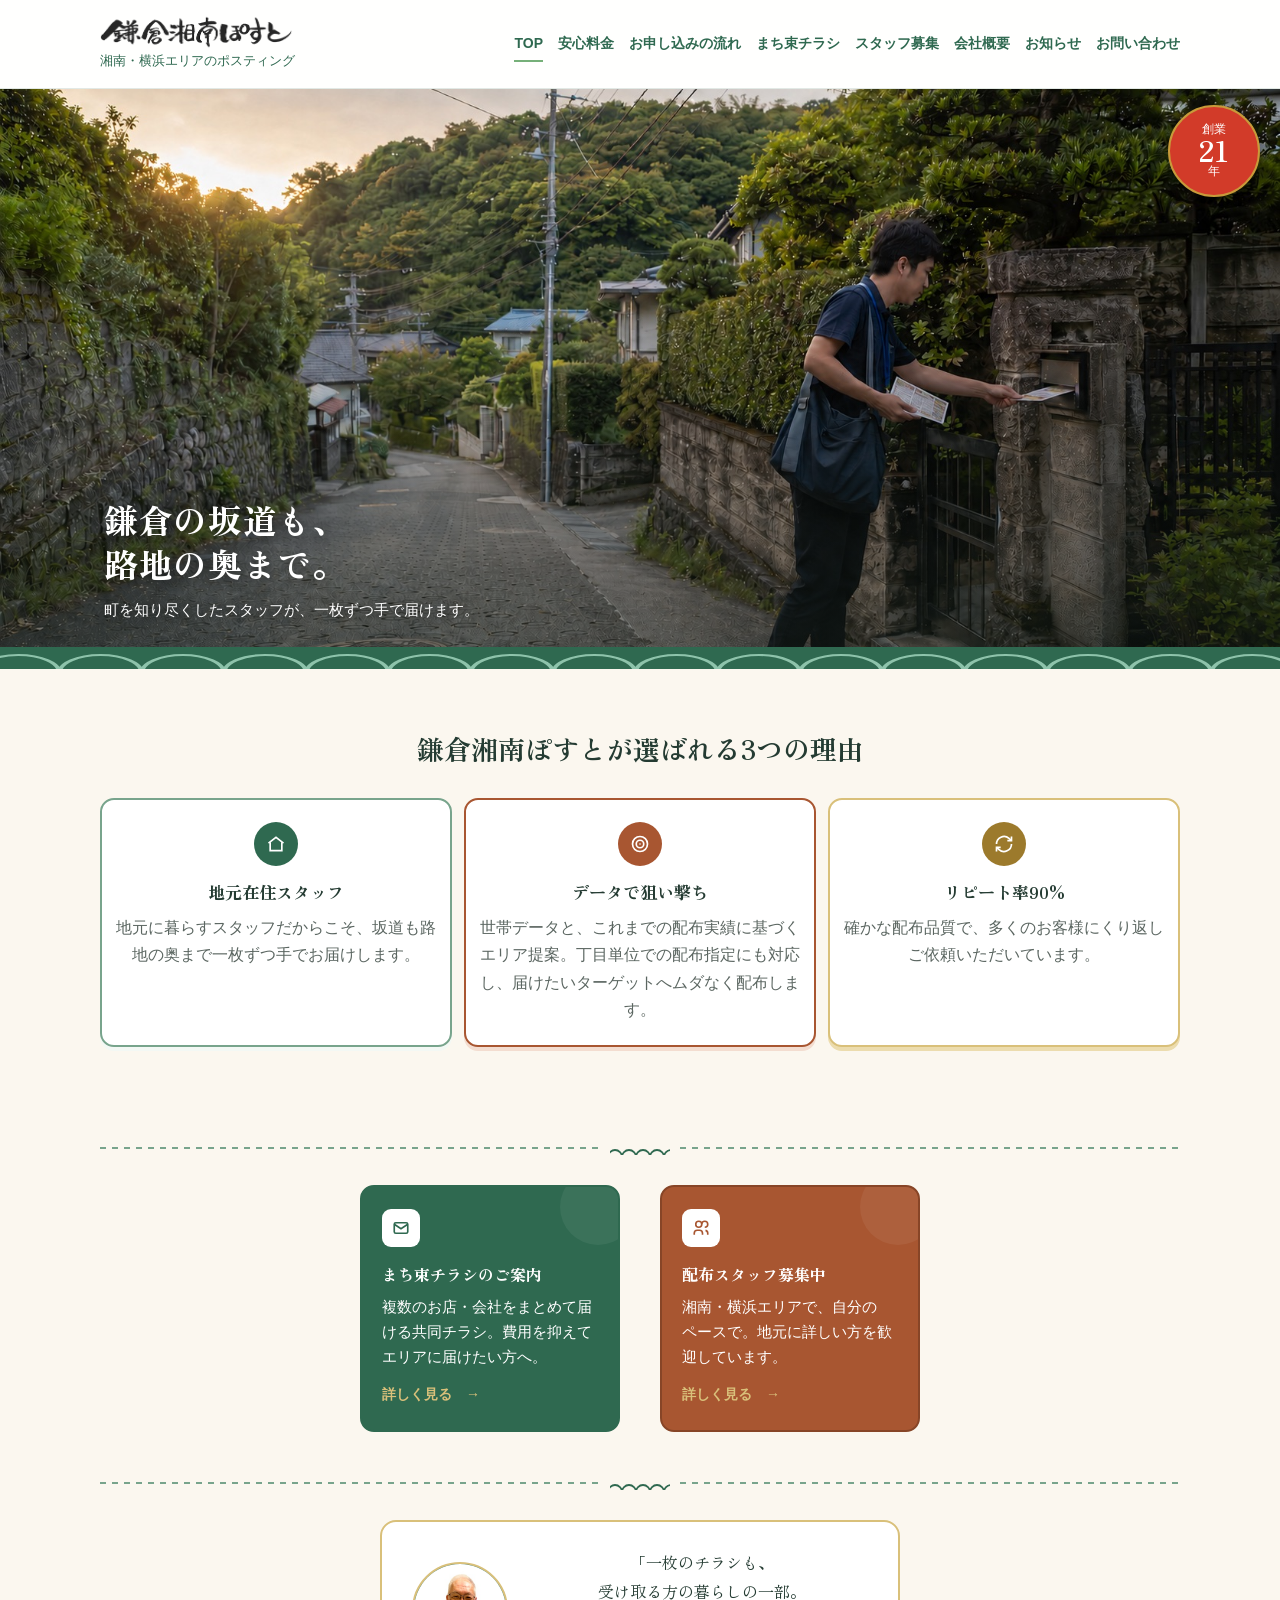
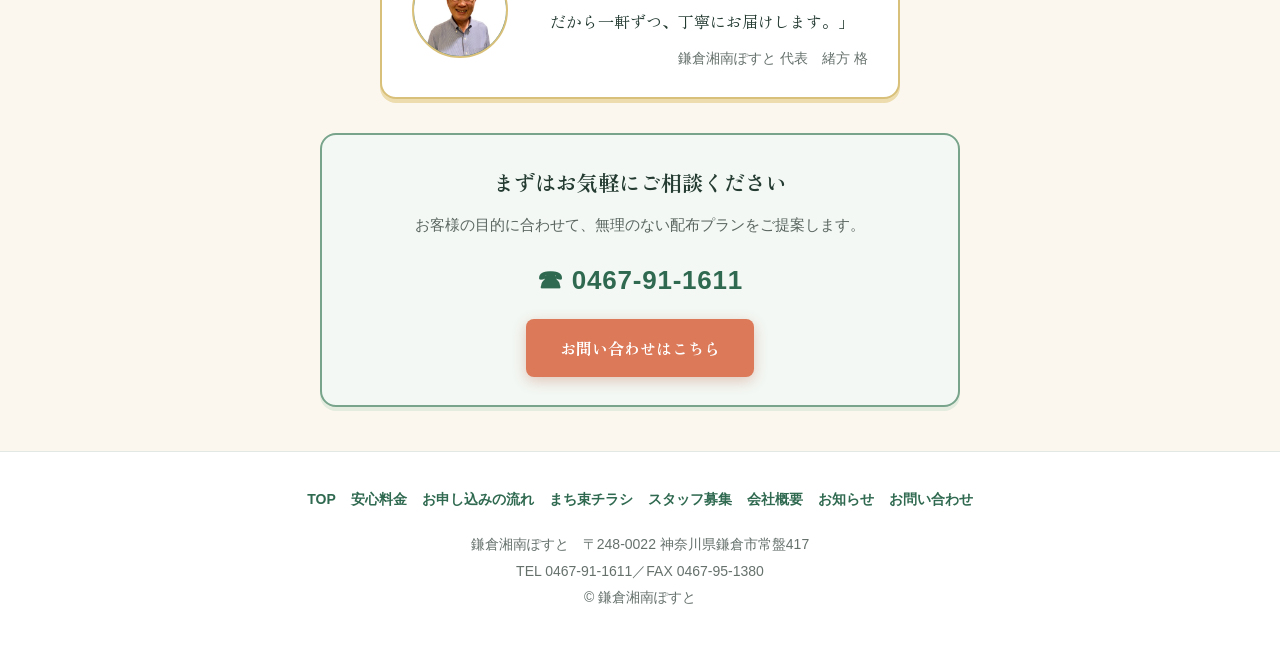
<file: index.html>
<!DOCTYPE html>
<html lang="ja">
<head>
<meta charset="UTF-8">
<meta name="viewport" content="width=device-width, initial-scale=1, viewport-fit=cover">
<meta name="format-detection" content="telephone=no, date=no, address=no, email=no">
<title>鎌倉湘南ぽすと｜低価格・高品質のポスティング【湘南・横浜エリア】</title>
<meta name="description" content="湘南・横浜エリアの地域密着ポスティング。町を知り尽くしたスタッフが一枚ずつ手で届けます。リピート率90%の確かな配布品質。">
<link rel="canonical" href="https://kamakurapost.com/">
<meta property="og:type" content="website">
<meta property="og:site_name" content="鎌倉湘南ぽすと">
<meta property="og:locale" content="ja_JP">
<meta property="og:title" content="鎌倉湘南ぽすと｜低価格・高品質のポスティング【湘南・横浜エリア】">
<meta property="og:description" content="湘南・横浜エリアの地域密着ポスティング。町を知り尽くしたスタッフが一枚ずつ手で届けます。リピート率90%の確かな配布品質。">
<meta property="og:url" content="https://kamakurapost.com/">
<meta property="og:image" content="https://kamakurapost.com/img/hero.jpg">
<meta property="og:image:width" content="1672">
<meta property="og:image:height" content="941">
<meta property="og:image:alt" content="夕暮れの鎌倉、坂道沿いの家のポストへ歩いてチラシを投函する配達スタッフ">
<meta name="twitter:card" content="summary_large_image">
<link rel="preconnect" href="https://fonts.googleapis.com">
<link rel="preconnect" href="https://fonts.gstatic.com" crossorigin>
<link href="https://fonts.googleapis.com/css2?family=Zen+Old+Mincho:wght@700;900&display=swap" rel="stylesheet">
<link rel="stylesheet" href="css/style.css?v=20261124a">
<!-- 構造化データ（JSON-LD）：このサイトの「会社の正体」を検索エンジン・AIに伝える唯一のブロック。
     ⚠️ ここに書いてよいのは、ページ上に実際に表示されている事実だけ（Googleの構造化データポリシー）。
     ⚠️ 営業時間・メールアドレス・口コミ・評価は未公表なので絶対に書き足さないこと。
     住所/電話/料金を変えたときは、company.html・price.html・フッターと必ず一緒に直す。 -->
<script type="application/ld+json">
{
  "@context": "https://schema.org",
  "@type": "LocalBusiness",
  "@id": "https://kamakurapost.com/#localbusiness",
  "name": "鎌倉湘南ぽすと",
  "legalName": "株式会社山鳳",
  "url": "https://kamakurapost.com/",
  "telephone": "+81-467-91-1611",
  "faxNumber": "+81-467-95-1380",
  "address": {
    "@type": "PostalAddress",
    "postalCode": "248-0022",
    "addressCountry": "JP",
    "addressRegion": "神奈川県",
    "addressLocality": "鎌倉市",
    "streetAddress": "常盤417"
  },
  "foundingDate": "2005-02",
  "image": "https://kamakurapost.com/img/hero.jpg",
  "logo": "https://kamakurapost.com/img/logo.png",
  "sameAs": [
    "https://www.google.com/maps?cid=4487396070537548105"
  ],
  "description": "神奈川県鎌倉市のポスティング（チラシ配布）会社。地元在住のスタッフが、鎌倉・逗子・藤沢・茅ヶ崎・葉山などの湘南地区と横浜市の一部で、一枚ずつ手で配布します。チラシのデザイン・印刷、共同チラシ「まち束チラシ」にも対応。",
  "priceRange": "¥5.5〜¥11/枚（税抜）",
  "areaServed": [
    "鎌倉市",
    "逗子市",
    "藤沢市",
    "茅ヶ崎市",
    "葉山町",
    "横浜市栄区"
  ],
  "hasOfferCatalog": {
    "@type": "OfferCatalog",
    "name": "サービス",
    "itemListElement": [
      {
        "@type": "Offer",
        "itemOffered": {
          "@type": "Service",
          "name": "ポスティング（チラシ配布）",
          "url": "https://kamakurapost.com/price.html"
        }
      },
      {
        "@type": "Offer",
        "itemOffered": {
          "@type": "Service",
          "name": "チラシのデザイン・印刷",
          "url": "https://kamakurapost.com/company.html"
        }
      },
      {
        "@type": "Offer",
        "itemOffered": {
          "@type": "Service",
          "name": "まち束チラシ（共同チラシ）",
          "url": "https://kamakurapost.com/machitaba.html"
        }
      }
    ]
  }
}
</script>
</head>
<body class="has-contact-bar">
<header class="site-header">
  <div class="inner">
    <a class="brand" href="index.html">
      <img class="brand-logo" src="img/logo.png" alt="鎌倉湘南ぽすと">
      <span class="brand-tag">湘南・横浜エリアのポスティング</span>
    </a>
    <button class="nav-toggle" aria-label="メニュー">≡</button>
    <nav class="nav" id="nav">
      <a href="index.html" class="is-current">TOP</a>
      <a href="price.html">安心料金</a>
      <a href="flow.html">お申し込みの流れ</a>
      <a href="machitaba.html">まち束チラシ</a>
      <a href="recruit.html">スタッフ募集</a>
      <a href="company.html">会社概要</a>
      <a href="news.html">お知らせ</a>
      <a href="contact.html">お問い合わせ</a>
    </nav>
  </div>
</header>

<section class="hero">
  <!-- ヒーロー画像：img/hero.jpg（採用＝配達シーン4案・徒歩投函）。差し替えるときはこのファイルを置き換える（JPEG推奨・目安600KB以下） -->
  <img class="hero-art" src="img/hero.jpg" width="1672" height="941" fetchpriority="high" decoding="async" alt="夕暮れの鎌倉、坂道沿いの家のポストへ歩いてチラシを投函する配達スタッフ">
  <div class="hero-overlay"></div>
  <div class="hero-copy">
    <h1>鎌倉の坂道も、<br>路地の奥まで。</h1>
    <p>町を知り尽くしたスタッフが、<br class="br-sm">一枚ずつ手で届けます。</p>
  </div>
  <div class="hero-seal"><span>創業</span><span class="num">21</span><span>年</span></div>
</section>

<svg class="wave-band" viewBox="0 0 560 22" preserveAspectRatio="none" aria-hidden="true">
  <rect width="560" height="22" fill="#2f6950"/>
  <g fill="none" stroke="#9fd3bb" stroke-width="2" opacity="0.85">
    <path d="M-10,26 a18,18 0 0,1 36,0 M26,26 a18,18 0 0,1 36,0 M62,26 a18,18 0 0,1 36,0 M98,26 a18,18 0 0,1 36,0 M134,26 a18,18 0 0,1 36,0 M170,26 a18,18 0 0,1 36,0 M206,26 a18,18 0 0,1 36,0 M242,26 a18,18 0 0,1 36,0 M278,26 a18,18 0 0,1 36,0 M314,26 a18,18 0 0,1 36,0 M350,26 a18,18 0 0,1 36,0 M386,26 a18,18 0 0,1 36,0 M422,26 a18,18 0 0,1 36,0 M458,26 a18,18 0 0,1 36,0 M494,26 a18,18 0 0,1 36,0 M530,26 a18,18 0 0,1 36,0"/>
  </g>
</svg>

<main class="container">
  <section>
    <h2>鎌倉湘南ぽすとが選ばれる<br class="br-sm">3つの理由</h2>
    <div class="features">
      <div class="feature">
        <div class="ico-badge"><svg viewBox="0 0 24 24" fill="none" stroke="#fff" stroke-width="2"><path d="M3 11l9-7 9 7"/><path d="M5 10v10h14V10"/></svg></div>
        <h3>地元在住スタッフ</h3>
        <p>地元に暮らすスタッフだからこそ、<br class="br-sm">坂道も路地の奥まで一枚ずつ手でお届けします。</p>
      </div>
      <div class="feature">
        <div class="ico-badge"><svg viewBox="0 0 24 24" fill="none" stroke="#fff" stroke-width="2"><circle cx="12" cy="12" r="9"/><circle cx="12" cy="12" r="4.5"/><circle cx="12" cy="12" r="1" fill="#fff" stroke="none"/></svg></div>
        <h3>データで狙い撃ち</h3>
        <p>世帯データと、これまでの配布実績に基づくエリア提案。<br class="br-sm">丁目単位での配布指定にも対応し、<br class="br-sm">届けたいターゲットへムダなく配布します。</p>
      </div>
      <div class="feature">
        <div class="ico-badge"><svg viewBox="0 0 24 24" fill="none" stroke="#fff" stroke-width="2"><path d="M3 12a9 9 0 0 1 15-6.7L21 8"/><path d="M21 3v5h-5"/><path d="M21 12a9 9 0 0 1-15 6.7L3 16"/><path d="M3 21v-5h5"/></svg></div>
        <h3>リピート率90%</h3>
        <p>確かな配布品質で、多くのお客様に<br class="br-sm">くり返しご依頼いただいています。</p>
      </div>
    </div>
  </section>

  <div class="divider">
    <span class="line"></span>
    <svg width="60" height="14" viewBox="0 0 60 14" aria-hidden="true"><g fill="none" stroke="#2f6950" stroke-width="1.8"><path d="M-2,16 a7,7 0 0,1 14,0 M12,16 a7,7 0 0,1 14,0 M26,16 a7,7 0 0,1 14,0 M40,16 a7,7 0 0,1 14,0 M54,16 a7,7 0 0,1 14,0"/></g></svg>
    <span class="line"></span>
  </div>

  <div class="banners">
    <a class="banner" href="machitaba.html">
      <div class="banner-ico"><svg viewBox="0 0 24 24" fill="none" stroke-width="2.2"><rect x="3" y="5" width="18" height="14" rx="2"/><path d="M3 7l9 6 9-6"/></svg></div>
      <h3>まち束チラシのご案内</h3>
      <p>複数のお店・会社をまとめて届ける共同チラシ。費用を抑えてエリアに届けたい方へ。</p>
      <span class="banner-more">詳しく見る　→</span>
    </a>

    <a class="banner terracotta" href="recruit.html">
      <div class="banner-ico"><svg viewBox="0 0 24 24" fill="none" stroke-width="2.2"><path d="M17 11a4 4 0 1 0-4-4"/><path d="M3 21v-2a4 4 0 0 1 4-4h3a4 4 0 0 1 4 4v2"/><circle cx="9" cy="7" r="4"/><path d="M21 21v-2a4 4 0 0 0-3-3.87"/></svg></div>
      <h3>配布スタッフ募集中</h3>
      <p>湘南・横浜エリアで、自分のペースで。地元に詳しい方を歓迎しています。</p>
      <span class="banner-more">詳しく見る　→</span>
    </a>
  </div>

  <div class="divider">
    <span class="line"></span>
    <svg width="60" height="14" viewBox="0 0 60 14" aria-hidden="true"><g fill="none" stroke="#2f6950" stroke-width="1.8"><path d="M-2,16 a7,7 0 0,1 14,0 M12,16 a7,7 0 0,1 14,0 M26,16 a7,7 0 0,1 14,0 M40,16 a7,7 0 0,1 14,0 M54,16 a7,7 0 0,1 14,0"/></g></svg>
    <span class="line"></span>
  </div>

  <div class="voice">
    <div class="avatar"><img src="img/ogata-portrait.jpg" width="96" height="96" loading="lazy" decoding="async" alt="代表 緒方格"></div>
    <div>
      <blockquote>「一枚のチラシも、受け取る方の暮らしの一部。<br>だから一軒ずつ、丁寧にお届けします。」</blockquote>
      <cite>鎌倉湘南ぽすと 代表　緒方 格</cite>
    </div>
  </div>

  <div class="cta">
    <h2>まずはお気軽に<br class="br-sm">ご相談ください</h2>
    <p>お客様の目的に合わせて、無理のない配布プランをご提案します。</p>
    <a class="tel" href="tel:0467911611">☎ 0467-91-1611</a>
    <a class="btn" href="contact.html">お問い合わせはこちら</a>
  </div>
</main>

<footer class="site-footer">
  <div class="container">
    <nav class="nav">
      <a href="index.html">TOP</a>
      <a href="price.html">安心料金</a>
      <a href="flow.html">お申し込みの流れ</a>
      <a href="machitaba.html">まち束チラシ</a>
      <a href="recruit.html">スタッフ募集</a>
      <a href="company.html">会社概要</a>
      <a href="news.html">お知らせ</a>
      <a href="contact.html">お問い合わせ</a>
    </nav>
    <p>鎌倉湘南ぽすと　〒248-0022 神奈川県鎌倉市常盤417<br>TEL 0467-91-1611／FAX 0467-95-1380<br>© 鎌倉湘南ぽすと</p>
  </div>
</footer>
<div class="contact-bar"><a class="cb-call" href="tel:0467911611">電話する</a><a class="cb-form" href="contact.html">フォームで問い合わせる</a></div>
<script src="js/nav.js"></script>
</body>
</html>
</file>
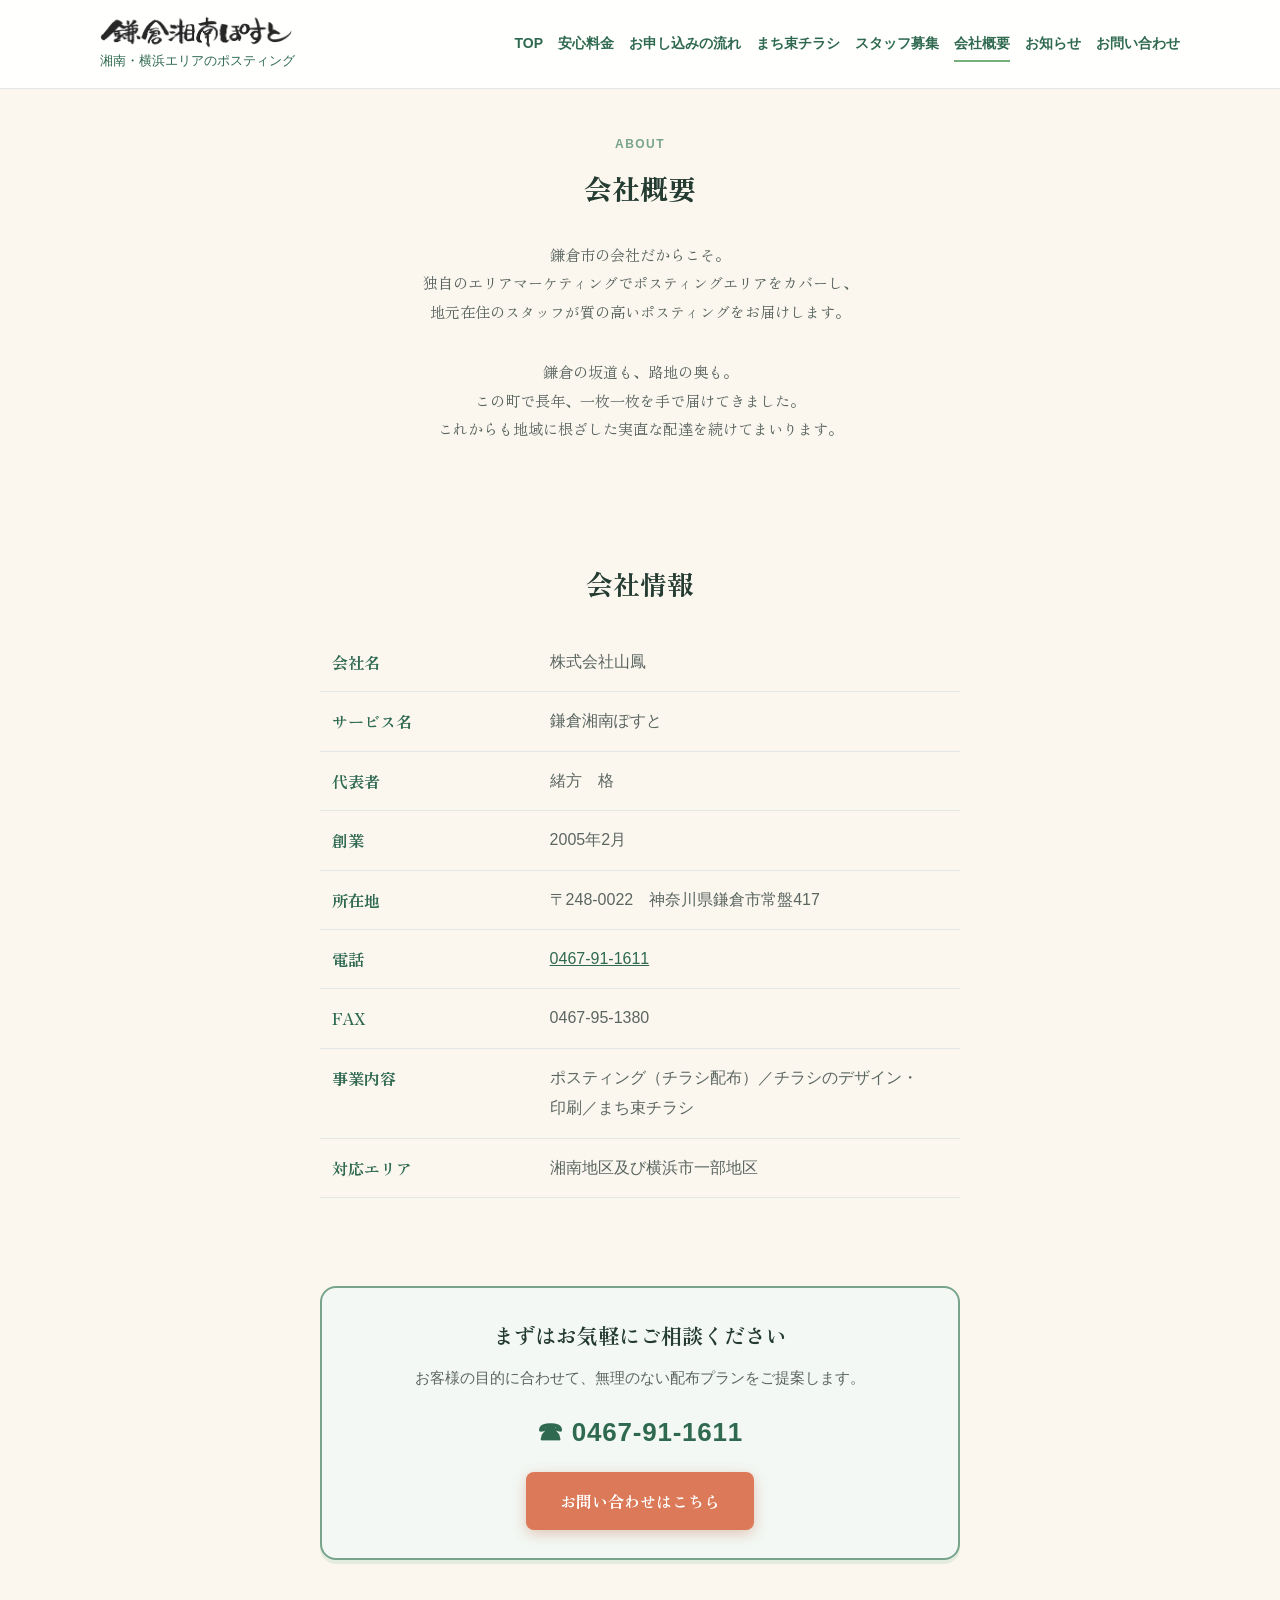
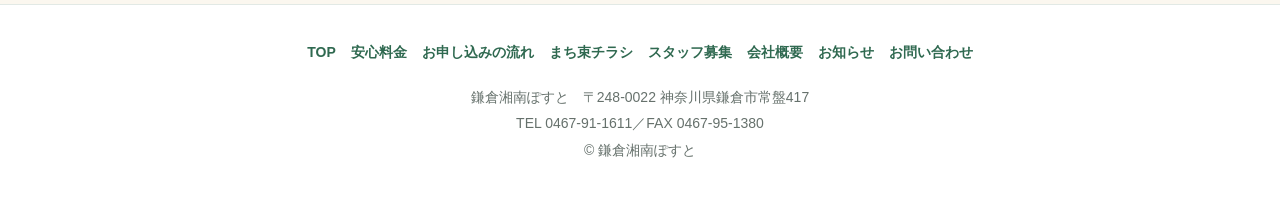
<file: company.html>
<!DOCTYPE html>
<html lang="ja">
<head>
<meta charset="UTF-8">
<meta name="viewport" content="width=device-width, initial-scale=1, viewport-fit=cover">
<meta name="format-detection" content="telephone=no, date=no, address=no, email=no">
<title>会社概要｜鎌倉湘南ぽすと</title>
<meta name="description" content="鎌倉湘南ぽすとの会社概要。湘南・横浜エリアで、地域密着のポスティング・チラシデザイン/印刷・まち束チラシを承っています。">
<link rel="canonical" href="https://kamakurapost.com/company.html">
<meta property="og:type" content="website">
<meta property="og:site_name" content="鎌倉湘南ぽすと">
<meta property="og:locale" content="ja_JP">
<meta property="og:title" content="会社概要｜鎌倉湘南ぽすと">
<meta property="og:description" content="鎌倉湘南ぽすとの会社概要。湘南・横浜エリアで、地域密着のポスティング・チラシデザイン/印刷・まち束チラシを承っています。">
<meta property="og:url" content="https://kamakurapost.com/company.html">
<meta property="og:image" content="https://kamakurapost.com/img/hero.jpg">
<meta property="og:image:width" content="1672">
<meta property="og:image:height" content="941">
<meta property="og:image:alt" content="夕暮れの鎌倉、坂道沿いの家のポストへ歩いてチラシを投函する配達スタッフ">
<meta name="twitter:card" content="summary_large_image">
<link rel="preconnect" href="https://fonts.googleapis.com">
<link rel="preconnect" href="https://fonts.gstatic.com" crossorigin>
<link href="https://fonts.googleapis.com/css2?family=Zen+Old+Mincho:wght@700;900&display=swap" rel="stylesheet">
<link rel="stylesheet" href="css/style.css?v=20261124a">
</head>
<body class="has-contact-bar">
<header class="site-header">
  <div class="inner">
    <a class="brand" href="index.html">
      <img class="brand-logo" src="img/logo.png" alt="鎌倉湘南ぽすと">
      <span class="brand-tag">湘南・横浜エリアのポスティング</span>
    </a>
    <button class="nav-toggle" aria-label="メニュー">≡</button>
    <nav class="nav" id="nav">
      <a href="index.html">TOP</a>
      <a href="price.html">安心料金</a>
      <a href="flow.html">お申し込みの流れ</a>
      <a href="machitaba.html">まち束チラシ</a>
      <a href="recruit.html">スタッフ募集</a>
      <a href="company.html" class="is-current">会社概要</a>
      <a href="news.html">お知らせ</a>
      <a href="contact.html">お問い合わせ</a>
    </nav>
  </div>
</header>

<main class="container">
  <div class="page-head">
    <p class="eyebrow">ABOUT</p>
    <h1>会社概要</h1>
  </div>

  <section>
    <p class="lead serif">鎌倉市の会社だからこそ。<br>独自のエリアマーケティングで<br class="br-sm">ポスティングエリアをカバーし、<br>地元在住のスタッフが質の高い<br class="br-sm">ポスティングをお届けします。</p>
    <p class="lead serif" style="margin-top:32px;">鎌倉の坂道も、路地の奥も。<br>この町で長年、一枚一枚を手で届けてきました。<br>これからも地域に根ざした<br class="br-sm">実直な配達を続けてまいります。</p>
  </section>

  <section>
    <h2>会社情報</h2>
    <table class="info-table">
      <tbody>
        <tr><th>会社名</th><td>株式会社山鳳</td></tr>
        <tr><th>サービス名</th><td>鎌倉湘南ぽすと</td></tr>
        <tr><th>代表者</th><td>緒方　格</td></tr>
        <tr><th>創業</th><td>2005年2月</td></tr>
        <tr><th>所在地</th><td>〒248-0022　神奈川県鎌倉市常盤417</td></tr>
        <tr><th>電話</th><td><a href="tel:0467911611">0467-91-1611</a></td></tr>
        <tr><th>FAX</th><td>0467-95-1380</td></tr>
        <tr><th>事業内容</th><td>ポスティング（チラシ配布）／チラシのデザイン・印刷／まち束チラシ</td></tr>
        <tr><th>対応エリア</th><td>湘南地区及び<br class="br-sm">横浜市一部地区</td></tr>
      </tbody>
    </table>
  </section>

  <div class="cta">
    <h2>まずはお気軽に<br class="br-sm">ご相談ください</h2>
    <p>お客様の目的に合わせて、無理のない配布プランをご提案します。</p>
    <a class="tel" href="tel:0467911611">☎ 0467-91-1611</a>
    <a class="btn" href="contact.html">お問い合わせはこちら</a>
  </div>
</main>

<footer class="site-footer">
  <div class="container">
    <nav class="nav">
      <a href="index.html">TOP</a>
      <a href="price.html">安心料金</a>
      <a href="flow.html">お申し込みの流れ</a>
      <a href="machitaba.html">まち束チラシ</a>
      <a href="recruit.html">スタッフ募集</a>
      <a href="company.html">会社概要</a>
      <a href="news.html">お知らせ</a>
      <a href="contact.html">お問い合わせ</a>
    </nav>
    <p>鎌倉湘南ぽすと　〒248-0022 神奈川県鎌倉市常盤417<br>TEL 0467-91-1611／FAX 0467-95-1380<br>© 鎌倉湘南ぽすと</p>
  </div>
</footer>
<div class="contact-bar"><a class="cb-call" href="tel:0467911611">電話する</a><a class="cb-form" href="contact.html">フォームで問い合わせる</a></div>
<script src="js/nav.js"></script>
</body>
</html>
</file>
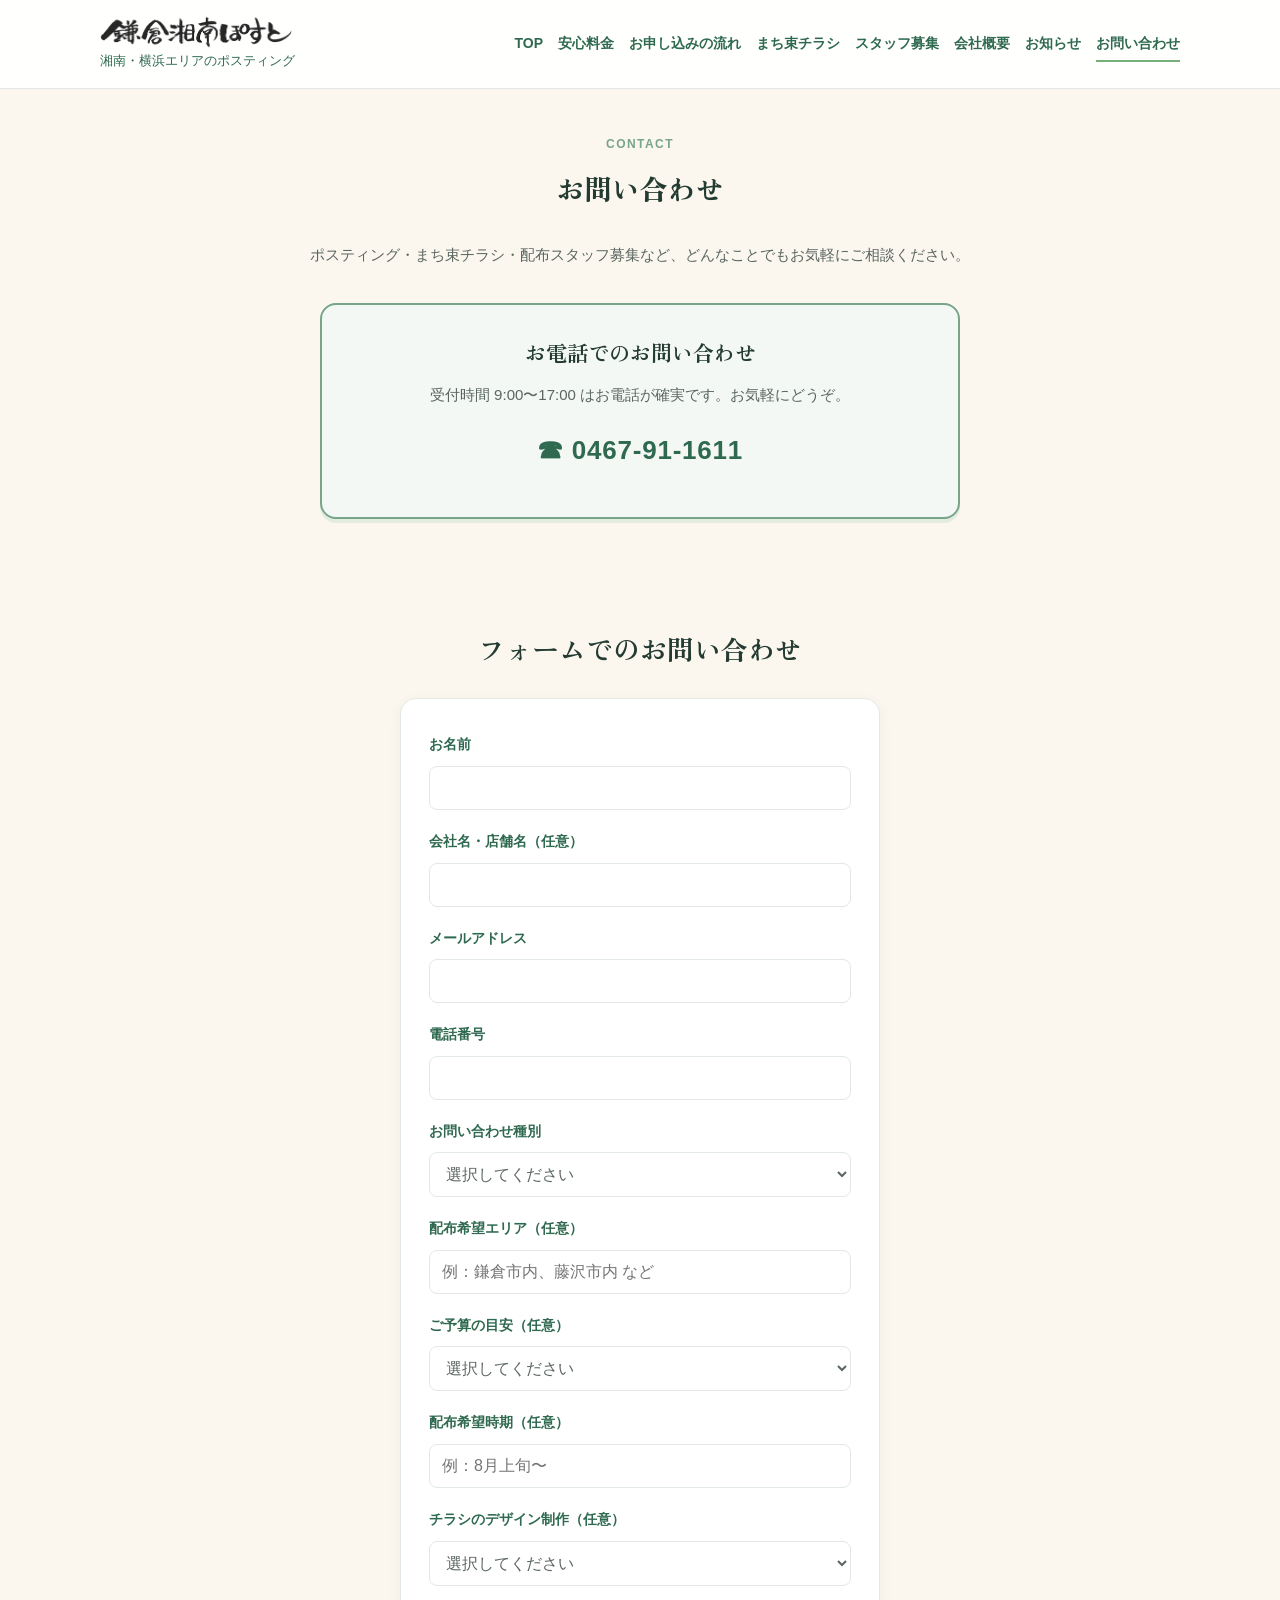
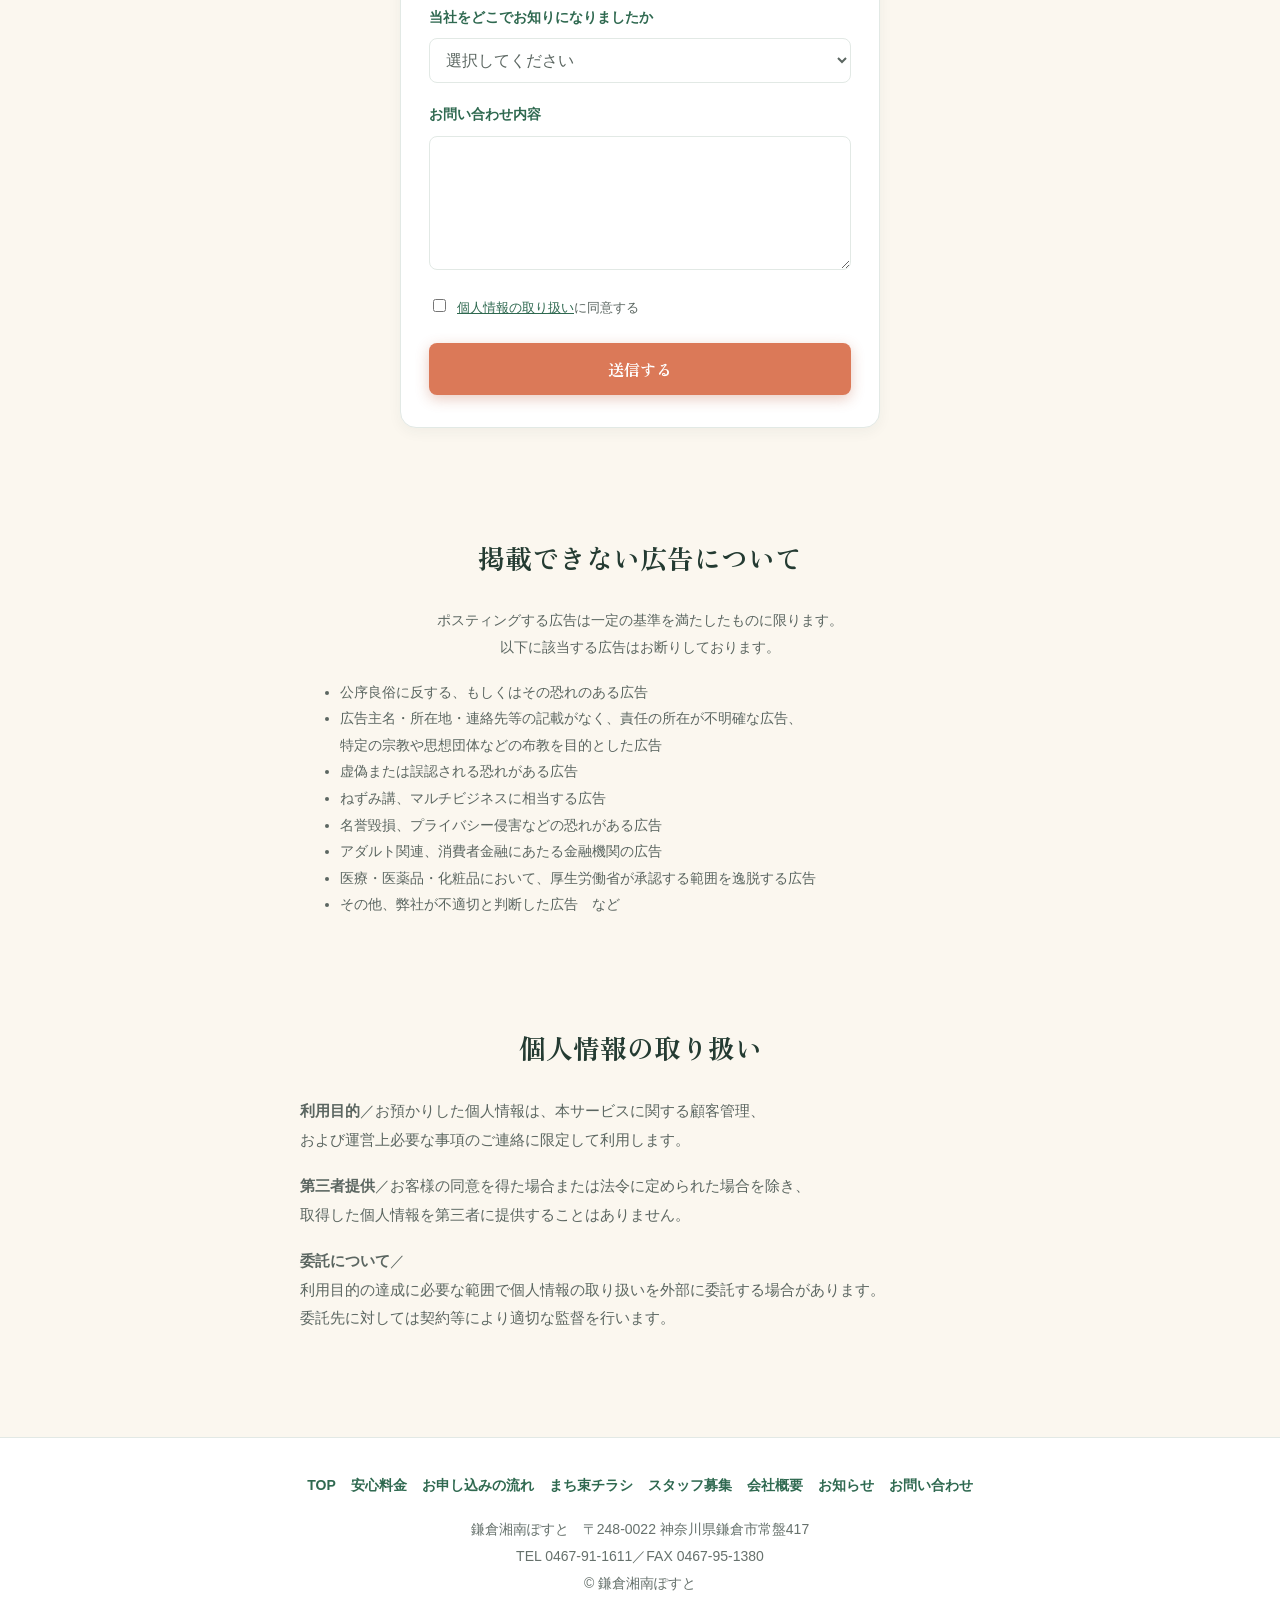
<file: contact.html>
<!DOCTYPE html>
<html lang="ja">
<head>
<meta charset="UTF-8">
<meta name="viewport" content="width=device-width, initial-scale=1, viewport-fit=cover">
<meta name="format-detection" content="telephone=no, date=no, address=no, email=no">
<title>お問い合わせ｜鎌倉湘南ぽすと</title>
<meta name="description" content="鎌倉湘南ぽすとへのお問い合わせ。ポスティング・まち束チラシ・配布スタッフ募集のご相談はお電話またはフォームからどうぞ。">
<link rel="canonical" href="https://kamakurapost.com/contact.html">
<meta property="og:type" content="website">
<meta property="og:site_name" content="鎌倉湘南ぽすと">
<meta property="og:locale" content="ja_JP">
<meta property="og:title" content="お問い合わせ｜鎌倉湘南ぽすと">
<meta property="og:description" content="鎌倉湘南ぽすとへのお問い合わせ。ポスティング・まち束チラシ・配布スタッフ募集のご相談はお電話またはフォームからどうぞ。">
<meta property="og:url" content="https://kamakurapost.com/contact.html">
<meta property="og:image" content="https://kamakurapost.com/img/hero.jpg">
<meta property="og:image:width" content="1672">
<meta property="og:image:height" content="941">
<meta property="og:image:alt" content="夕暮れの鎌倉、坂道沿いの家のポストへ歩いてチラシを投函する配達スタッフ">
<meta name="twitter:card" content="summary_large_image">
<link rel="preconnect" href="https://fonts.googleapis.com">
<link rel="preconnect" href="https://fonts.gstatic.com" crossorigin>
<link href="https://fonts.googleapis.com/css2?family=Zen+Old+Mincho:wght@700;900&display=swap" rel="stylesheet">
<link rel="stylesheet" href="css/style.css?v=20261124a">
</head>
<body>
<header class="site-header">
  <div class="inner">
    <a class="brand" href="index.html">
      <img class="brand-logo" src="img/logo.png" alt="鎌倉湘南ぽすと">
      <span class="brand-tag">湘南・横浜エリアのポスティング</span>
    </a>
    <button class="nav-toggle" aria-label="メニュー">≡</button>
    <nav class="nav" id="nav">
      <a href="index.html">TOP</a>
      <a href="price.html">安心料金</a>
      <a href="flow.html">お申し込みの流れ</a>
      <a href="machitaba.html">まち束チラシ</a>
      <a href="recruit.html">スタッフ募集</a>
      <a href="company.html">会社概要</a>
      <a href="news.html">お知らせ</a>
      <a href="contact.html" class="is-current">お問い合わせ</a>
    </nav>
  </div>
</header>

<main class="container">
  <div class="page-head">
    <p class="eyebrow">CONTACT</p>
    <h1>お問い合わせ</h1>
  </div>

  <section>
    <p class="lead">ポスティング・まち束チラシ・配布スタッフ募集など、どんなことでもお気軽にご相談ください。</p>
    <div class="cta">
      <h2>お電話でのお問い合わせ</h2>
      <p>受付時間 9:00〜17:00 はお電話が確実です。<br class="br-sm">お気軽にどうぞ。</p>
      <a class="tel" href="tel:0467911611">☎ 0467-91-1611</a>
    </div>
  </section>

  <section>
    <h2>フォームでのお問い合わせ</h2>
    <form class="form" action="https://formspree.io/f/meebdrag" method="POST">
      <input type="hidden" name="_subject" value="【鎌倉湘南ぽすと】一般お問い合わせ">
      <label>お名前
        <input type="text" name="name" required>
      </label>
      <label>会社名・店舗名（任意）
        <input type="text" name="company">
      </label>
      <label>メールアドレス
        <input type="email" name="email" required>
      </label>
      <label>電話番号
        <input type="tel" name="tel" required>
      </label>
      <label>お問い合わせ種別
        <select name="inquiry_type" required>
          <option value="">選択してください</option>
          <option value="ポスティングのご相談">ポスティングのご相談</option>
          <option value="まち束チラシのご相談">まち束チラシのご相談</option>
          <option value="その他">その他</option>
        </select>
      </label>
      <label>配布希望エリア（任意）
        <input type="text" name="area" placeholder="例：鎌倉市内、藤沢市内 など">
      </label>
      <label>ご予算の目安（任意）
        <select name="ご予算の目安">
          <option value="">選択してください</option>
          <option value="2万円未満">2万円未満</option>
          <option value="2万〜5万円未満">2万〜5万円未満</option>
          <option value="5万〜10万円未満">5万〜10万円未満</option>
          <option value="10万円以上">10万円以上</option>
          <option value="未定・相談したい">未定・相談したい</option>
        </select>
      </label>
      <label>配布希望時期（任意）
        <input type="text" name="timing" placeholder="例：8月上旬〜">
      </label>
      <label>チラシのデザイン制作（任意）
        <select name="design_request">
          <option value="">選択してください</option>
          <option value="希望する（デザインからお願いしたい）">希望する（デザインからお願いしたい）</option>
          <option value="希望しない（データ入稿）">希望しない（データ入稿）</option>
          <option value="未定・相談したい">未定・相談したい</option>
        </select>
      </label>
      <label>当社をどこでお知りになりましたか
        <select name="どこで知ったか" required>
          <option value="">選択してください</option>
          <option value="以前に依頼したことがある">以前に依頼したことがある</option>
          <option value="知人・取引先からの紹介">知人・取引先からの紹介</option>
          <option value="ポストに入っていたチラシ">ポストに入っていたチラシ</option>
          <option value="Google検索・Googleマップ">Google検索・Googleマップ</option>
          <option value="その他">その他</option>
        </select>
      </label>
      <label>お問い合わせ内容
        <textarea name="message" rows="6" required></textarea>
      </label>
      <label class="checkbox-row">
        <input type="checkbox" name="privacy_agree" value="同意する" required>
        <span><a href="#privacy">個人情報の取り扱い</a>に同意する</span>
      </label>
      <button class="btn" type="submit">送信する</button>
    </form>
  </section>

  <section>
    <h2>掲載できない広告について</h2>
    <p class="lead" style="font-size:14px;">ポスティングする広告は一定の基準を満たしたものに限ります。以下に該当する広告はお断りしております。</p>
    <ul style="max-width:680px;margin:8px auto;font-size:14px;line-height:1.9;">
      <li>公序良俗に反する、もしくはその恐れのある広告</li>
      <li>広告主名・所在地・連絡先等の記載がなく、責任の所在が不明確な広告、特定の宗教や思想団体などの布教を目的とした広告</li>
      <li>虚偽または誤認される恐れがある広告</li>
      <li>ねずみ講、マルチビジネスに相当する広告</li>
      <li>名誉毀損、プライバシー侵害などの恐れがある広告</li>
      <li>アダルト関連、消費者金融にあたる金融機関の広告</li>
      <li>医療・医薬品・化粧品において、厚生労働省が承認する範囲を逸脱する広告</li>
      <li>その他、弊社が不適切と判断した広告　など</li>
    </ul>
  </section>
  <section id="privacy">
    <h2>個人情報の取り扱い</h2>
    <div class="lead" style="font-size:14px;text-align:left;max-width:680px;">
      <p><strong>利用目的</strong>／お預かりした個人情報は、本サービスに関する顧客管理、および運営上必要な事項のご連絡に限定して利用します。</p>
      <p><strong>第三者提供</strong>／お客様の同意を得た場合または法令に定められた場合を除き、取得した個人情報を<br class="br-sm">第三者に提供することはありません。</p>
      <p><strong>委託について</strong>／利用目的の達成に必要な範囲で個人情報の<br class="br-sm">取り扱いを外部に委託する場合があります。<br>委託先に対しては契約等により適切な<br class="br-sm">監督を行います。</p>
    </div>
  </section>
</main>

<footer class="site-footer">
  <div class="container">
    <nav class="nav">
      <a href="index.html">TOP</a>
      <a href="price.html">安心料金</a>
      <a href="flow.html">お申し込みの流れ</a>
      <a href="machitaba.html">まち束チラシ</a>
      <a href="recruit.html">スタッフ募集</a>
      <a href="company.html">会社概要</a>
      <a href="news.html">お知らせ</a>
      <a href="contact.html">お問い合わせ</a>
    </nav>
    <p>鎌倉湘南ぽすと　〒248-0022 神奈川県鎌倉市常盤417<br>TEL 0467-91-1611／FAX 0467-95-1380<br>© 鎌倉湘南ぽすと</p>
  </div>
</footer>
<script src="js/nav.js"></script>
<script src="js/form.js"></script>
</body>
</html>
</file>
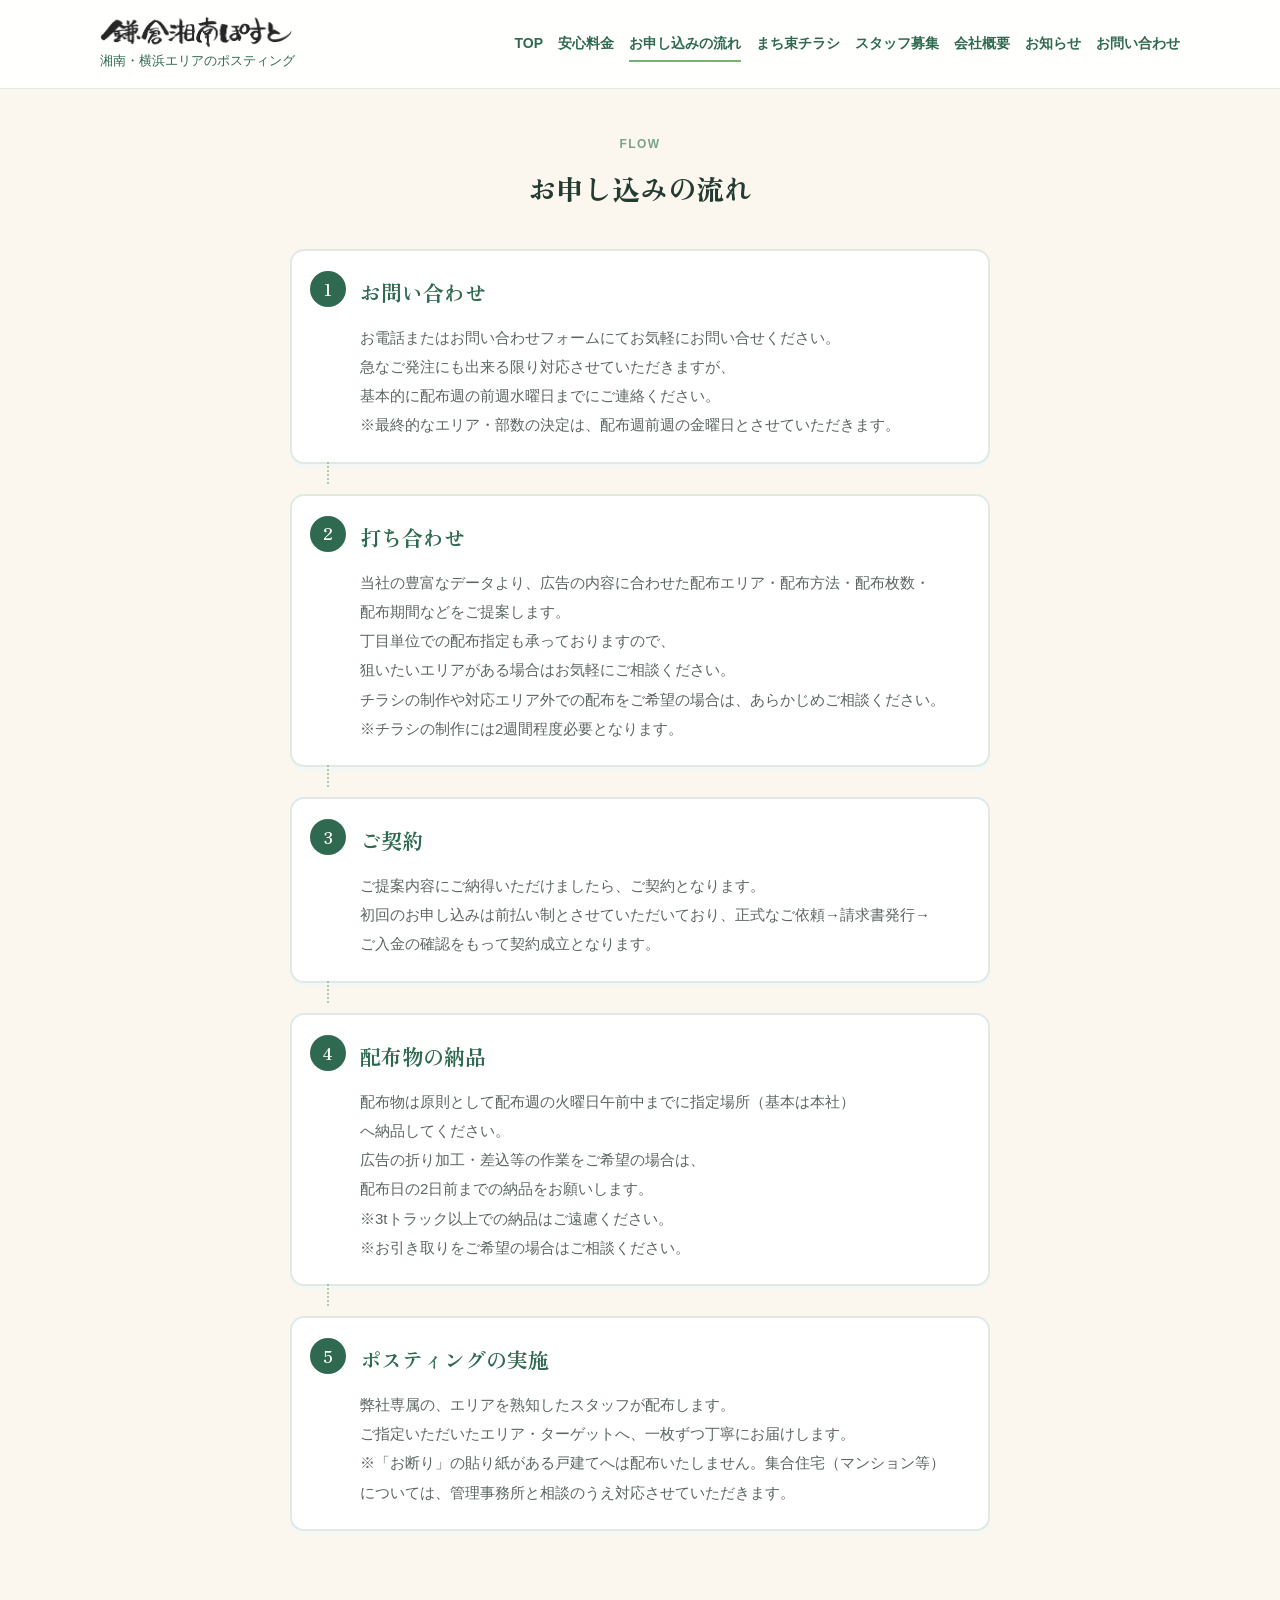
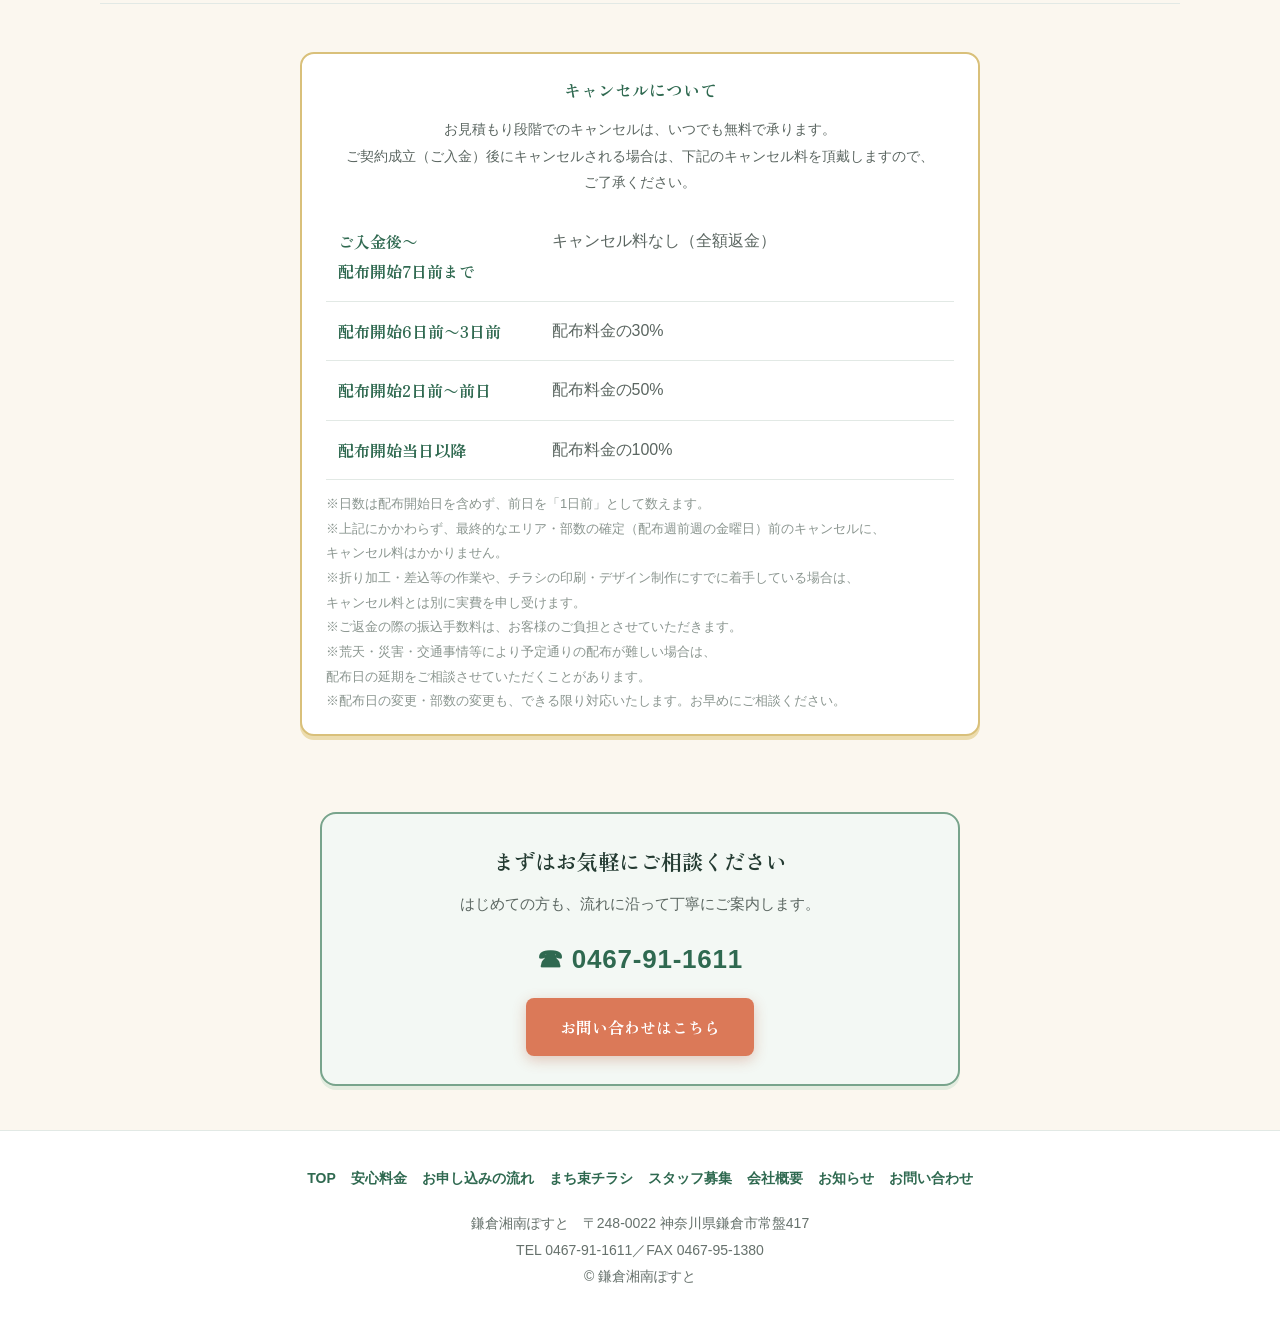
<file: flow.html>
<!DOCTYPE html>
<html lang="ja">
<head>
<meta charset="UTF-8">
<meta name="viewport" content="width=device-width, initial-scale=1, viewport-fit=cover">
<meta name="format-detection" content="telephone=no, date=no, address=no, email=no">
<title>お申し込みの流れ｜鎌倉湘南ぽすと</title>
<meta name="description" content="鎌倉湘南ぽすとのポスティングお申し込みの流れ。お問い合わせからご提案、配布、ご報告までをご案内します。">
<link rel="canonical" href="https://kamakurapost.com/flow.html">
<meta property="og:type" content="website">
<meta property="og:site_name" content="鎌倉湘南ぽすと">
<meta property="og:locale" content="ja_JP">
<meta property="og:title" content="お申し込みの流れ｜鎌倉湘南ぽすと">
<meta property="og:description" content="鎌倉湘南ぽすとのポスティングお申し込みの流れ。お問い合わせからご提案、配布、ご報告までをご案内します。">
<meta property="og:url" content="https://kamakurapost.com/flow.html">
<meta property="og:image" content="https://kamakurapost.com/img/hero.jpg">
<meta property="og:image:width" content="1672">
<meta property="og:image:height" content="941">
<meta property="og:image:alt" content="夕暮れの鎌倉、坂道沿いの家のポストへ歩いてチラシを投函する配達スタッフ">
<meta name="twitter:card" content="summary_large_image">
<link rel="preconnect" href="https://fonts.googleapis.com">
<link rel="preconnect" href="https://fonts.gstatic.com" crossorigin>
<link href="https://fonts.googleapis.com/css2?family=Zen+Old+Mincho:wght@700;900&display=swap" rel="stylesheet">
<link rel="stylesheet" href="css/style.css?v=20261124a">
</head>
<body class="has-contact-bar">
<header class="site-header">
  <div class="inner">
    <a class="brand" href="index.html">
      <img class="brand-logo" src="img/logo.png" alt="鎌倉湘南ぽすと">
      <span class="brand-tag">湘南・横浜エリアのポスティング</span>
    </a>
    <button class="nav-toggle" aria-label="メニュー">≡</button>
    <nav class="nav" id="nav">
      <a href="index.html">TOP</a>
      <a href="price.html">安心料金</a>
      <a href="flow.html" class="is-current">お申し込みの流れ</a>
      <a href="machitaba.html">まち束チラシ</a>
      <a href="recruit.html">スタッフ募集</a>
      <a href="company.html">会社概要</a>
      <a href="news.html">お知らせ</a>
      <a href="contact.html">お問い合わせ</a>
    </nav>
  </div>
</header>

<main class="container">
  <div class="page-head">
    <p class="eyebrow">FLOW</p>
    <h1>お申し込みの流れ</h1>
  </div>

  <section>
    <ol class="steps">
      <li>
        <h3>お問い合わせ</h3>
        <p>お電話または<br class="br-sm">お問い合わせフォームにて<br class="br-sm">お気軽にお問い合せください。<br>急なご発注にも出来る限り対応させていただきますが、基本的に配布週の前週水曜日までにご連絡ください。<br>※最終的なエリア・部数の決定は、<br class="br-sm">配布週前週の金曜日と<br class="br-sm">させていただきます。</p>
      </li>
      <li>
        <h3>打ち合わせ</h3>
        <p>当社の豊富なデータより、広告の内容に合わせた配布エリア・配布方法・配布枚数・配布期間などをご提案します。<br>丁目単位での配布指定も承っておりますので、<br class="br-sm">狙いたいエリアがある場合はお気軽にご相談ください。<br>チラシの制作や対応エリア外での配布をご希望の場合は、あらかじめご相談ください。<br>※チラシの制作には<br class="br-sm">2週間程度必要となります。</p>
      </li>
      <li>
        <h3>ご契約</h3>
        <p>ご提案内容にご納得いただけましたら、ご契約となります。<br>初回のお申し込みは前払い制とさせていただいており、正式なご依頼→請求書発行→ご入金の確認をもって契約成立となります。</p>
      </li>
      <li>
        <h3>配布物の納品</h3>
        <p>配布物は原則として配布週の火曜日午前中までに指定場所（基本は本社）へ納品してください。<br>広告の折り加工・差込等の作業をご希望の場合は、<br class="br-sm">配布日の2日前までの<br class="br-sm">納品をお願いします。<br>※3tトラック以上での<br class="br-sm">納品はご遠慮ください。<br>※お引き取りをご希望の<br class="br-sm">場合はご相談ください。</p>
      </li>
      <li>
        <h3>ポスティングの実施</h3>
        <p>弊社専属の、エリアを熟知したスタッフが配布します。<br>ご指定いただいたエリア・ターゲットへ、一枚ずつ丁寧にお届けします。<br>※「お断り」の貼り紙がある戸建てへは配布いたしません。集合住宅（マンション等）については、管理事務所と相談のうえ対応させていただきます。</p>
      </li>
    </ol>
  </section>

  <section style="border-top: 1px solid var(--border); padding-top: 48px;">
    <div class="note-box">
      <h2>キャンセルについて</h2>
      <p>お見積もり段階でのキャンセルは、<br class="br-sm">いつでも無料で承ります。<br>ご契約成立（ご入金）後に<br class="br-sm">キャンセルされる場合は、<br class="br-sm">下記のキャンセル料を頂戴しますので、<br class="br-sm">ご了承ください。</p>
      <table class="info-table" style="margin-top:16px;">
        <tbody>
          <tr><th>ご入金後〜<br class="br-sm">配布開始<br class="br-sm">7日前まで</th><td>キャンセル料なし（全額返金）</td></tr>
          <tr><th>配布開始<br class="br-sm">6日前〜3日前</th><td>配布料金の30%</td></tr>
          <tr><th>配布開始<br class="br-sm">2日前〜前日</th><td>配布料金の50%</td></tr>
          <tr><th>配布開始<br class="br-sm">当日以降</th><td>配布料金の100%</td></tr>
        </tbody>
      </table>
      <p style="font-size:13px;color:#8a958f;margin-top:12px;text-align:left;">
        ※日数は配布開始日を含めず、前日を「1日前」として数えます。<br>
        ※上記にかかわらず、最終的なエリア・部数の確定（配布週前週の金曜日）前のキャンセルに、キャンセル料はかかりません。<br>
        ※折り加工・差込等の作業や、チラシの印刷・デザイン制作にすでに着手している場合は、キャンセル料とは別に実費を申し受けます。<br>
        ※ご返金の際の振込手数料は、お客様のご負担とさせていただきます。<br>
        ※荒天・災害・交通事情等により予定通りの配布が難しい場合は、配布日の延期をご相談させていただくことがあります。<br>
        ※配布日の変更・部数の変更も、できる限り対応いたします。お早めにご相談ください。
      </p>
    </div>
  </section>

  <div class="cta">
    <h2>まずはお気軽に<br class="br-sm">ご相談ください</h2>
    <p>はじめての方も、流れに沿って丁寧にご案内します。</p>
    <a class="tel" href="tel:0467911611">☎ 0467-91-1611</a>
    <a class="btn" href="contact.html">お問い合わせはこちら</a>
  </div>
</main>

<footer class="site-footer">
  <div class="container">
    <nav class="nav">
      <a href="index.html">TOP</a>
      <a href="price.html">安心料金</a>
      <a href="flow.html">お申し込みの流れ</a>
      <a href="machitaba.html">まち束チラシ</a>
      <a href="recruit.html">スタッフ募集</a>
      <a href="company.html">会社概要</a>
      <a href="news.html">お知らせ</a>
      <a href="contact.html">お問い合わせ</a>
    </nav>
    <p>鎌倉湘南ぽすと　〒248-0022 神奈川県鎌倉市常盤417<br>TEL 0467-91-1611／FAX 0467-95-1380<br>© 鎌倉湘南ぽすと</p>
  </div>
</footer>
<div class="contact-bar"><a class="cb-call" href="tel:0467911611">電話する</a><a class="cb-form" href="contact.html">フォームで問い合わせる</a></div>
<script src="js/nav.js"></script>
</body>
</html>
</file>
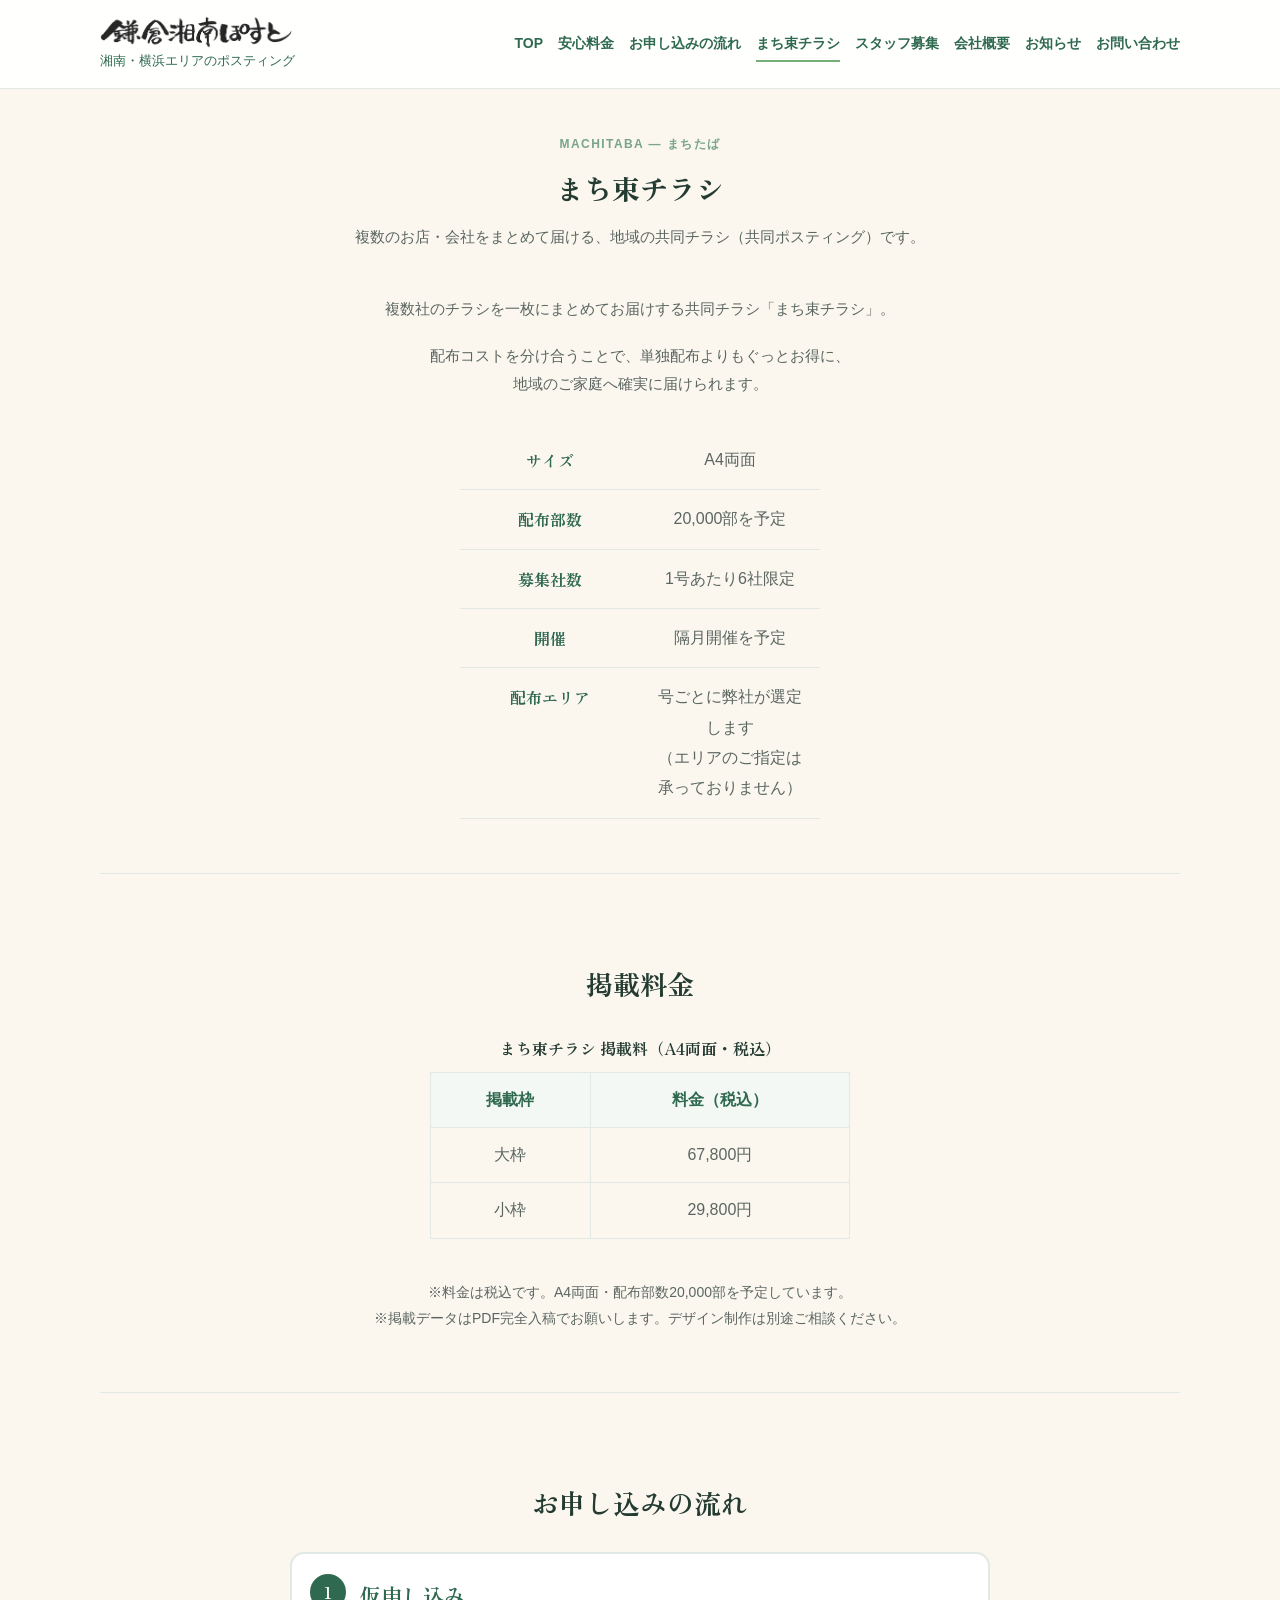
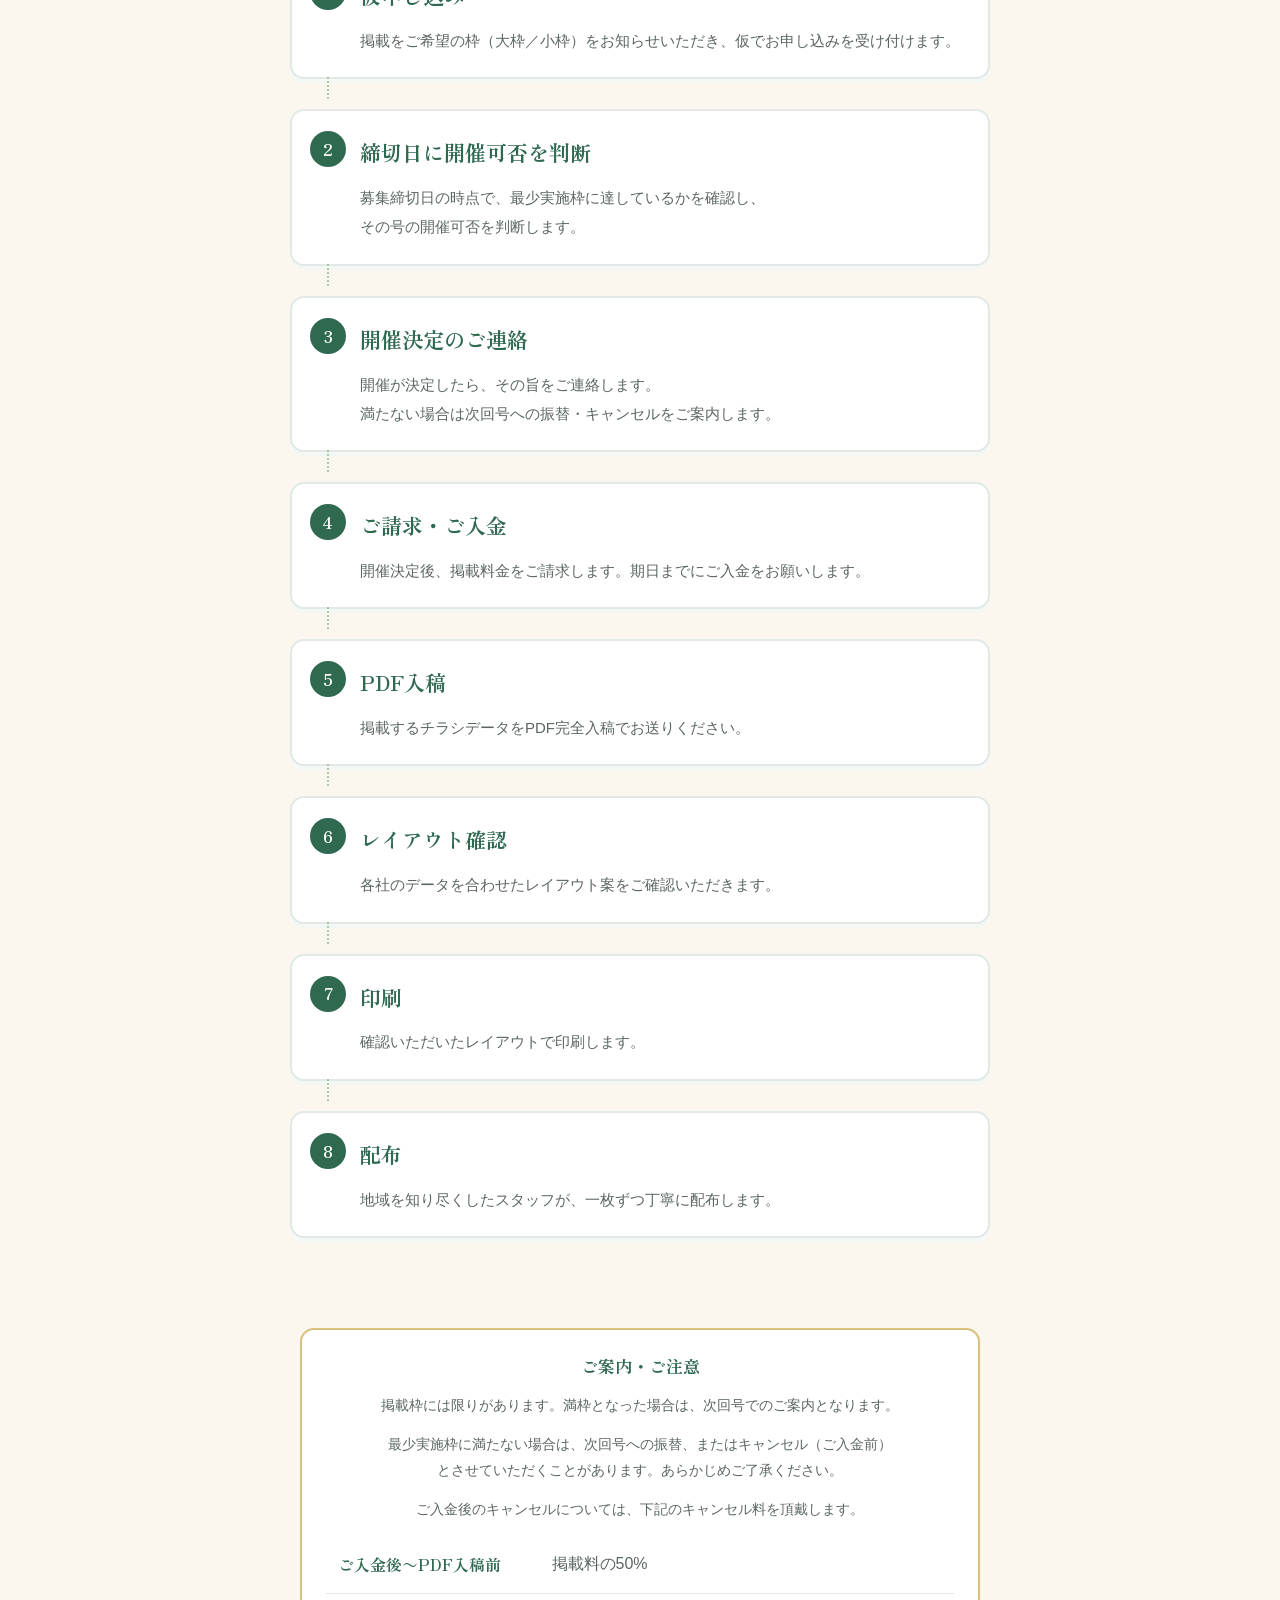
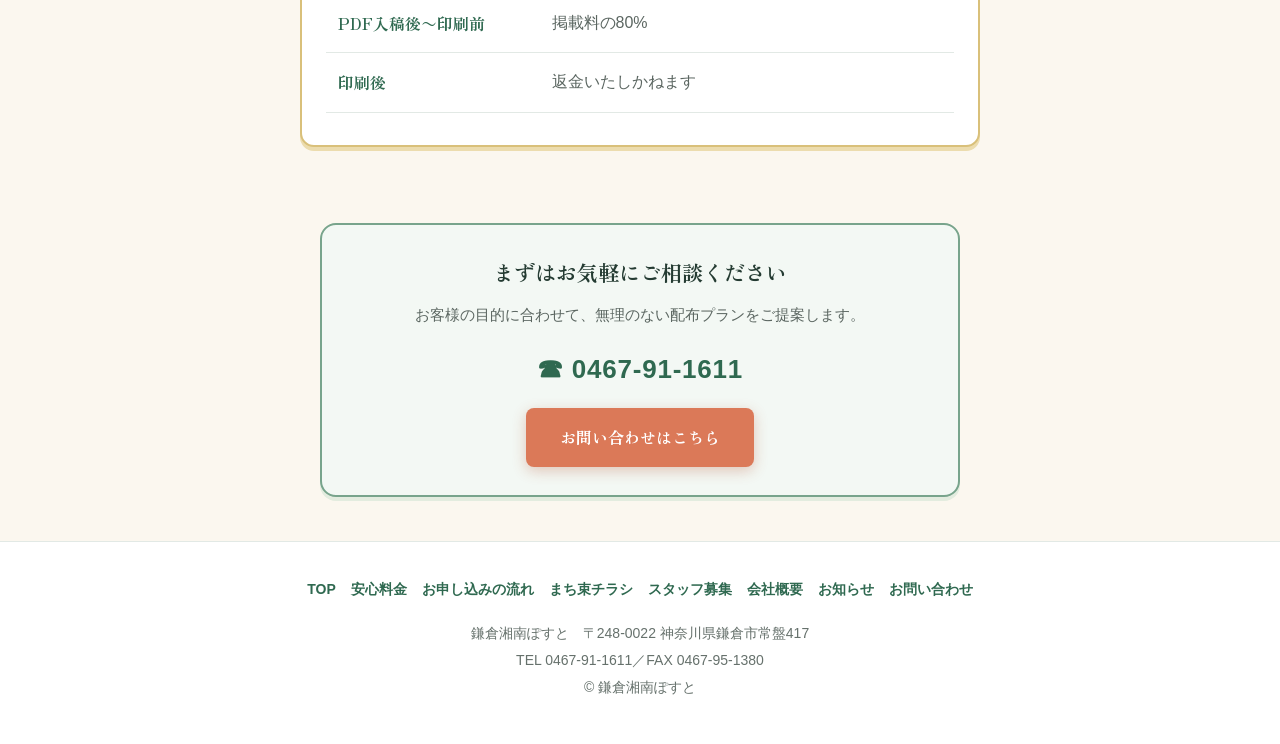
<file: machitaba.html>
<!DOCTYPE html>
<html lang="ja">
<head>
<meta charset="UTF-8">
<meta name="viewport" content="width=device-width, initial-scale=1, viewport-fit=cover">
<meta name="format-detection" content="telephone=no, date=no, address=no, email=no">
<title>まち束チラシ（共同チラシ）｜鎌倉湘南ぽすと</title>
<meta name="description" content="鎌倉湘南ぽすとの共同チラシ（共同ポスティング）「まち束チラシ」。複数のお店・会社のチラシをまとめてお届けし、配布コストを抑えます。A4両面・2万部〜・6社限定・隔月開催予定。">
<link rel="canonical" href="https://kamakurapost.com/machitaba.html">
<meta property="og:type" content="website">
<meta property="og:site_name" content="鎌倉湘南ぽすと">
<meta property="og:locale" content="ja_JP">
<meta property="og:title" content="まち束チラシ（共同チラシ）｜鎌倉湘南ぽすと">
<meta property="og:description" content="鎌倉湘南ぽすとの共同チラシ（共同ポスティング）「まち束チラシ」。複数のお店・会社のチラシをまとめてお届けし、配布コストを抑えます。A4両面・2万部〜・6社限定・隔月開催予定。">
<meta property="og:url" content="https://kamakurapost.com/machitaba.html">
<meta property="og:image" content="https://kamakurapost.com/img/hero.jpg">
<meta property="og:image:width" content="1672">
<meta property="og:image:height" content="941">
<meta property="og:image:alt" content="夕暮れの鎌倉、坂道沿いの家のポストへ歩いてチラシを投函する配達スタッフ">
<meta name="twitter:card" content="summary_large_image">
<link rel="preconnect" href="https://fonts.googleapis.com">
<link rel="preconnect" href="https://fonts.gstatic.com" crossorigin>
<link href="https://fonts.googleapis.com/css2?family=Zen+Old+Mincho:wght@700;900&display=swap" rel="stylesheet">
<link rel="stylesheet" href="css/style.css?v=20261124a">
</head>
<body class="has-contact-bar">
<header class="site-header">
  <div class="inner">
    <a class="brand" href="index.html">
      <img class="brand-logo" src="img/logo.png" alt="鎌倉湘南ぽすと">
      <span class="brand-tag">湘南・横浜エリアのポスティング</span>
    </a>
    <button class="nav-toggle" aria-label="メニュー">≡</button>
    <nav class="nav" id="nav">
      <a href="index.html">TOP</a>
      <a href="price.html">安心料金</a>
      <a href="flow.html">お申し込みの流れ</a>
      <a href="machitaba.html" class="is-current">まち束チラシ</a>
      <a href="recruit.html">スタッフ募集</a>
      <a href="company.html">会社概要</a>
      <a href="news.html">お知らせ</a>
      <a href="contact.html">お問い合わせ</a>
    </nav>
  </div>
</header>

<main class="container">
  <div class="page-head">
    <p class="eyebrow">MACHITABA — まちたば</p>
    <h1>まち束チラシ</h1>
    <p class="lead" style="margin-top:8px;">複数のお店・会社をまとめて届ける、地域の共同チラシ（共同ポスティング）です。</p>
  </div>

  <section>
    <p class="lead">複数社のチラシを一枚にまとめてお届けする共同チラシ「まち束チラシ」。</p>

    <p class="lead">配布コストを分け合うことで、単独配布よりもぐっとお得に、<br>地域のご家庭へ確実に届けられます。</p>

    <table class="info-table center" style="margin-top:32px; margin-bottom: 12px;">
      <tbody>
        <tr><th>サイズ</th><td>A4両面</td></tr>
        <tr><th>配布部数</th><td>20,000部を予定</td></tr>
        <tr><th>募集社数</th><td>1号あたり6社限定</td></tr>
        <tr><th>開催</th><td>隔月開催を予定</td></tr>
        <tr><th>配布エリア</th><td>号ごとに弊社が選定します（エリアのご指定は承っておりません）</td></tr>
      </tbody>
    </table>
  </section>

  <section style="border-top: 1px solid var(--border); padding-top: 48px;">
    <h2>掲載料金</h2>
    <table class="price-table">
      <caption>まち束チラシ 掲載料（A4両面・税込）</caption>
      <thead>
        <tr><th>掲載枠</th><th>料金（税込）</th></tr>
      </thead>
      <tbody>
        <tr><td>大枠</td><td>67,800円</td></tr>
        <tr><td>小枠</td><td>29,800円</td></tr>
      </tbody>
    </table>
    <p class="lead" style="font-size:14px;">※料金は税込です。A4両面・配布部数20,000部を予定しています。<br>※掲載データはPDF完全入稿でお願いします。デザイン制作は別途ご相談ください。</p>
  </section>

  <section style="border-top: 1px solid var(--border); padding-top: 48px;">
    <h2>お申し込みの流れ</h2>
    <ol class="steps">
      <li>
        <h3>仮申し込み</h3>
        <p>掲載をご希望の枠（大枠／小枠）をお知らせいただき、仮でお申し込みを受け付けます。</p>
      </li>
      <li>
        <h3>締切日に開催可否を判断</h3>
        <p>募集締切日の時点で、最少実施枠に達しているかを確認し、その号の開催可否を判断します。</p>
      </li>
      <li>
        <h3>開催決定のご連絡</h3>
        <p>開催が決定したら、その旨をご連絡します。<br>満たない場合は次回号への振替・キャンセルをご案内します。</p>
      </li>
      <li>
        <h3>ご請求・ご入金</h3>
        <p>開催決定後、掲載料金をご請求します。期日までにご入金をお願いします。</p>
      </li>
      <li>
        <h3>PDF入稿</h3>
        <p>掲載するチラシデータをPDF完全入稿でお送りください。</p>
      </li>
      <li>
        <h3>レイアウト確認</h3>
        <p>各社のデータを合わせたレイアウト案をご確認いただきます。</p>
      </li>
      <li>
        <h3>印刷</h3>
        <p>確認いただいたレイアウトで印刷します。</p>
      </li>
      <li>
        <h3>配布</h3>
        <p>地域を知り尽くしたスタッフが、一枚ずつ丁寧に配布します。</p>
      </li>
    </ol>
  </section>

  <section>
    <div class="note-box">
      <h2>ご案内・ご注意</h2>
      <p>掲載枠には限りがあります。満枠となった場合は、次回号でのご案内となります。</p>
      <p>最少実施枠に満たない場合は、次回号への振替、またはキャンセル（ご入金前）とさせていただくことがあります。あらかじめご了承ください。</p>
      <p>ご入金後のキャンセルについては、下記のキャンセル料を頂戴します。</p>
      <table class="info-table" style="margin-top:12px;">
        <tbody>
          <tr><th>ご入金後〜PDF入稿前</th><td>掲載料の50%</td></tr>
          <tr><th>PDF入稿後〜印刷前</th><td>掲載料の80%</td></tr>
          <tr><th>印刷後</th><td>返金いたしかねます</td></tr>
        </tbody>
      </table>
    </div>
  </section>

  <div class="cta">
    <h2>まずはお気軽に<br class="br-sm">ご相談ください</h2>
    <p>お客様の目的に合わせて、無理のない配布プランをご提案します。</p>
    <a class="tel" href="tel:0467911611">☎ 0467-91-1611</a>
    <a class="btn" href="contact.html">お問い合わせはこちら</a>
  </div>
</main>

<footer class="site-footer">
  <div class="container">
    <nav class="nav">
      <a href="index.html">TOP</a>
      <a href="price.html">安心料金</a>
      <a href="flow.html">お申し込みの流れ</a>
      <a href="machitaba.html">まち束チラシ</a>
      <a href="recruit.html">スタッフ募集</a>
      <a href="company.html">会社概要</a>
      <a href="news.html">お知らせ</a>
      <a href="contact.html">お問い合わせ</a>
    </nav>
    <p>鎌倉湘南ぽすと　〒248-0022 神奈川県鎌倉市常盤417<br>TEL 0467-91-1611／FAX 0467-95-1380<br>© 鎌倉湘南ぽすと</p>
  </div>
</footer>
<div class="contact-bar"><a class="cb-call" href="tel:0467911611">電話する</a><a class="cb-form" href="contact.html">フォームで問い合わせる</a></div>
<script src="js/nav.js"></script>
</body>
</html>
</file>
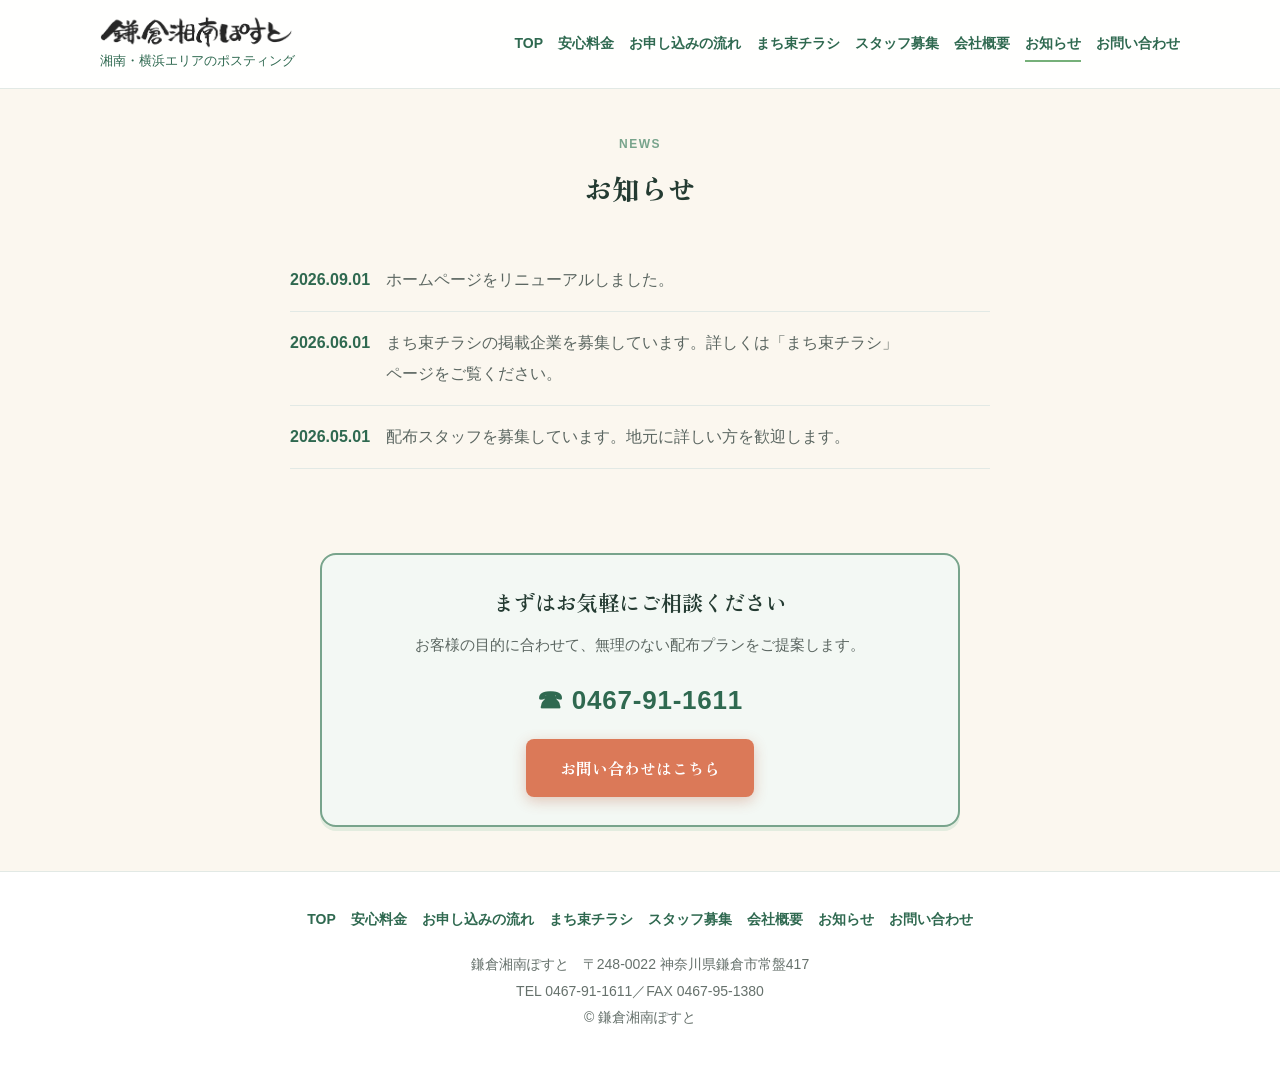
<file: news.html>
<!DOCTYPE html>
<html lang="ja">
<head>
<meta charset="UTF-8">
<meta name="viewport" content="width=device-width, initial-scale=1, viewport-fit=cover">
<meta name="format-detection" content="telephone=no, date=no, address=no, email=no">
<title>お知らせ｜鎌倉湘南ぽすと</title>
<meta name="description" content="鎌倉湘南ぽすとからのお知らせ。サイトリニューアル・まち束チラシ募集・配布スタッフ募集などの最新情報をお届けします。">
<link rel="canonical" href="https://kamakurapost.com/news.html">
<meta property="og:type" content="website">
<meta property="og:site_name" content="鎌倉湘南ぽすと">
<meta property="og:locale" content="ja_JP">
<meta property="og:title" content="お知らせ｜鎌倉湘南ぽすと">
<meta property="og:description" content="鎌倉湘南ぽすとからのお知らせ。サイトリニューアル・まち束チラシ募集・配布スタッフ募集などの最新情報をお届けします。">
<meta property="og:url" content="https://kamakurapost.com/news.html">
<meta property="og:image" content="https://kamakurapost.com/img/hero.jpg">
<meta property="og:image:width" content="1672">
<meta property="og:image:height" content="941">
<meta property="og:image:alt" content="夕暮れの鎌倉、坂道沿いの家のポストへ歩いてチラシを投函する配達スタッフ">
<meta name="twitter:card" content="summary_large_image">
<link rel="preconnect" href="https://fonts.googleapis.com">
<link rel="preconnect" href="https://fonts.gstatic.com" crossorigin>
<link href="https://fonts.googleapis.com/css2?family=Zen+Old+Mincho:wght@700;900&display=swap" rel="stylesheet">
<link rel="stylesheet" href="css/style.css?v=20261124a">
</head>
<body class="has-contact-bar">
<header class="site-header">
  <div class="inner">
    <a class="brand" href="index.html">
      <img class="brand-logo" src="img/logo.png" alt="鎌倉湘南ぽすと">
      <span class="brand-tag">湘南・横浜エリアのポスティング</span>
    </a>
    <button class="nav-toggle" aria-label="メニュー">≡</button>
    <nav class="nav" id="nav">
      <a href="index.html">TOP</a>
      <a href="price.html">安心料金</a>
      <a href="flow.html">お申し込みの流れ</a>
      <a href="machitaba.html">まち束チラシ</a>
      <a href="recruit.html">スタッフ募集</a>
      <a href="company.html">会社概要</a>
      <a href="news.html" class="is-current">お知らせ</a>
      <a href="contact.html">お問い合わせ</a>
    </nav>
  </div>
</header>

<main class="container">
  <div class="page-head">
    <p class="eyebrow">NEWS</p>
    <h1>お知らせ</h1>
  </div>

  <section>
    <!-- TODO: 新しいお知らせは <li> を上に追加。日付降順。 -->
    <ul class="news-list">
      <li><time datetime="2026-09-01">2026.09.01</time><span>ホームページをリニューアルしました。</span></li>
      <li><time datetime="2026-06-01">2026.06.01</time><span>まち束チラシの掲載企業を募集しています。詳しくは「まち束チラシ」ページをご覧ください。</span></li>
      <li><time datetime="2026-05-01">2026.05.01</time><span>配布スタッフを募集しています。地元に詳しい方を歓迎します。</span></li>
    </ul>
  </section>

  <div class="cta">
    <h2>まずはお気軽に<br class="br-sm">ご相談ください</h2>
    <p>お客様の目的に合わせて、無理のない配布プランをご提案します。</p>
    <a class="tel" href="tel:0467911611">☎ 0467-91-1611</a>
    <a class="btn" href="contact.html">お問い合わせはこちら</a>
  </div>
</main>

<footer class="site-footer">
  <div class="container">
    <nav class="nav">
      <a href="index.html">TOP</a>
      <a href="price.html">安心料金</a>
      <a href="flow.html">お申し込みの流れ</a>
      <a href="machitaba.html">まち束チラシ</a>
      <a href="recruit.html">スタッフ募集</a>
      <a href="company.html">会社概要</a>
      <a href="news.html">お知らせ</a>
      <a href="contact.html">お問い合わせ</a>
    </nav>
    <p>鎌倉湘南ぽすと　〒248-0022 神奈川県鎌倉市常盤417<br>TEL 0467-91-1611／FAX 0467-95-1380<br>© 鎌倉湘南ぽすと</p>
  </div>
</footer>
<div class="contact-bar"><a class="cb-call" href="tel:0467911611">電話する</a><a class="cb-form" href="contact.html">フォームで問い合わせる</a></div>
<script src="js/nav.js"></script>
</body>
</html>
</file>
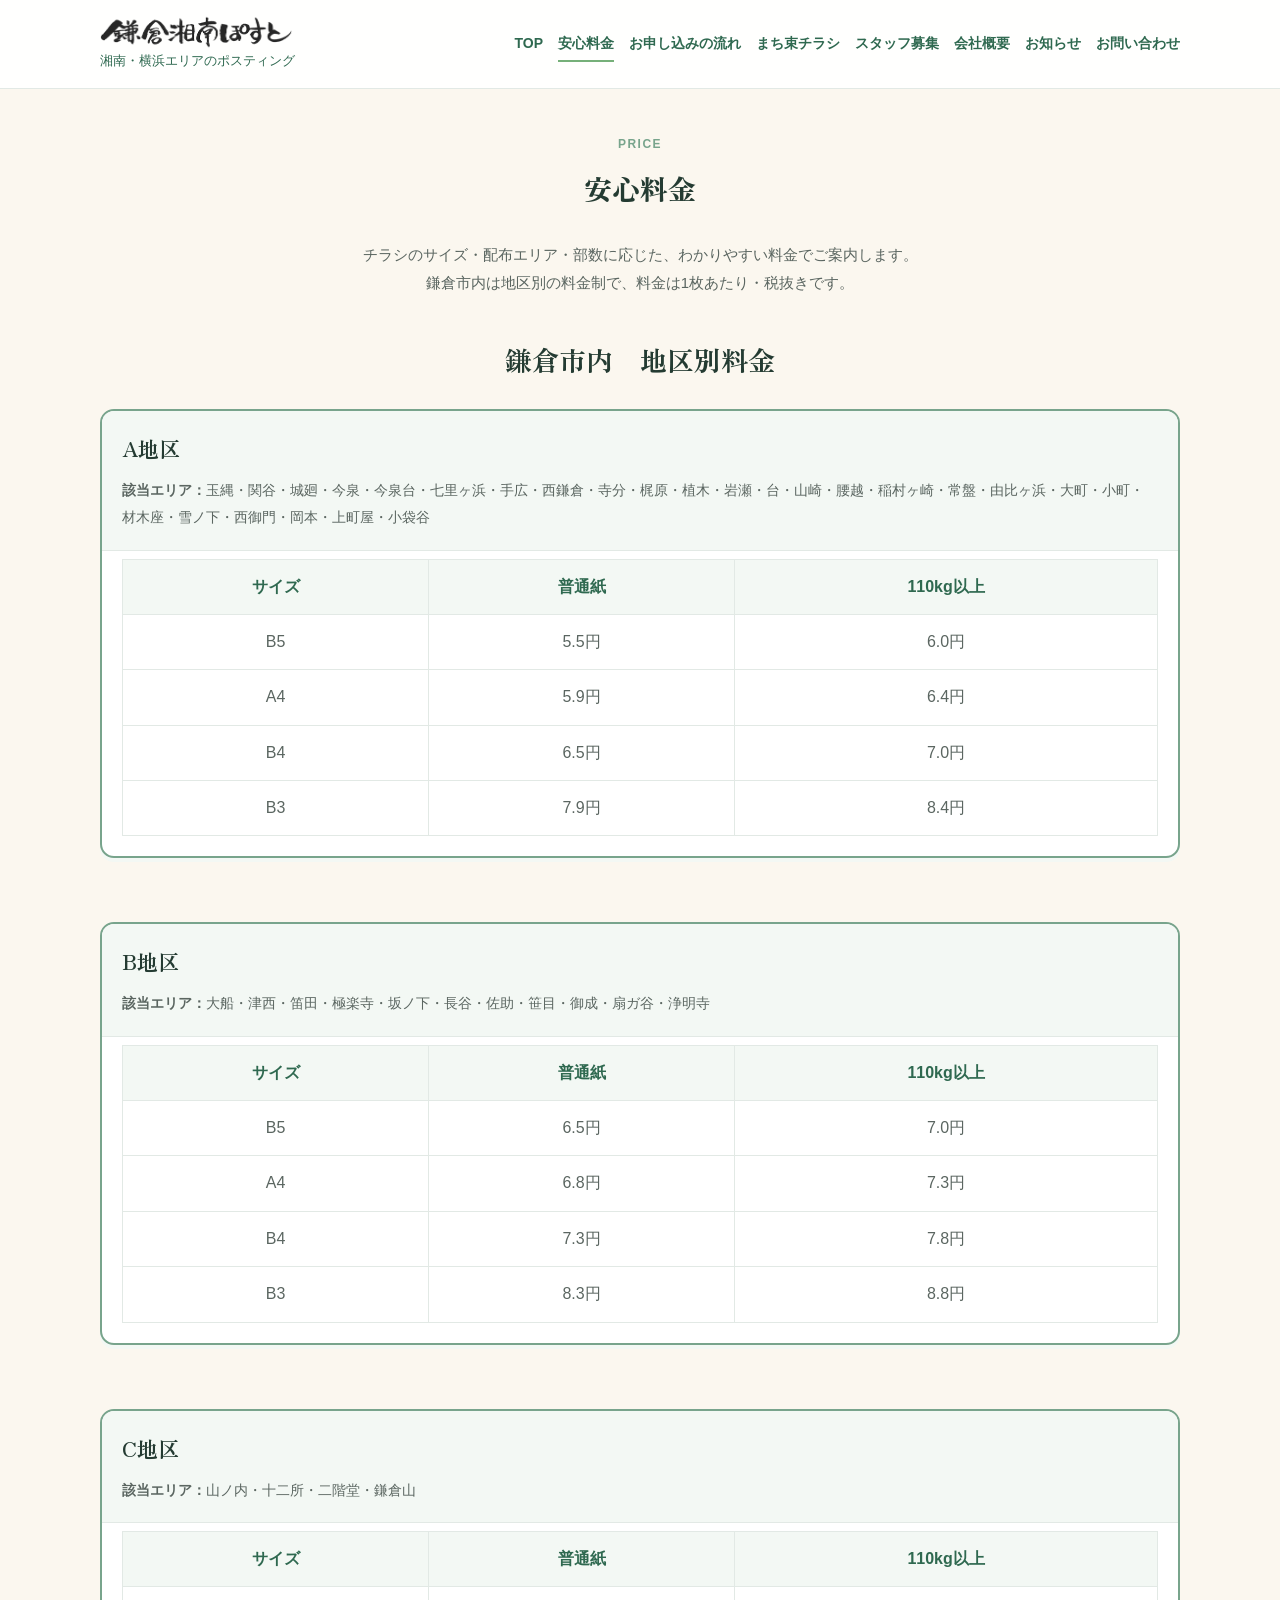
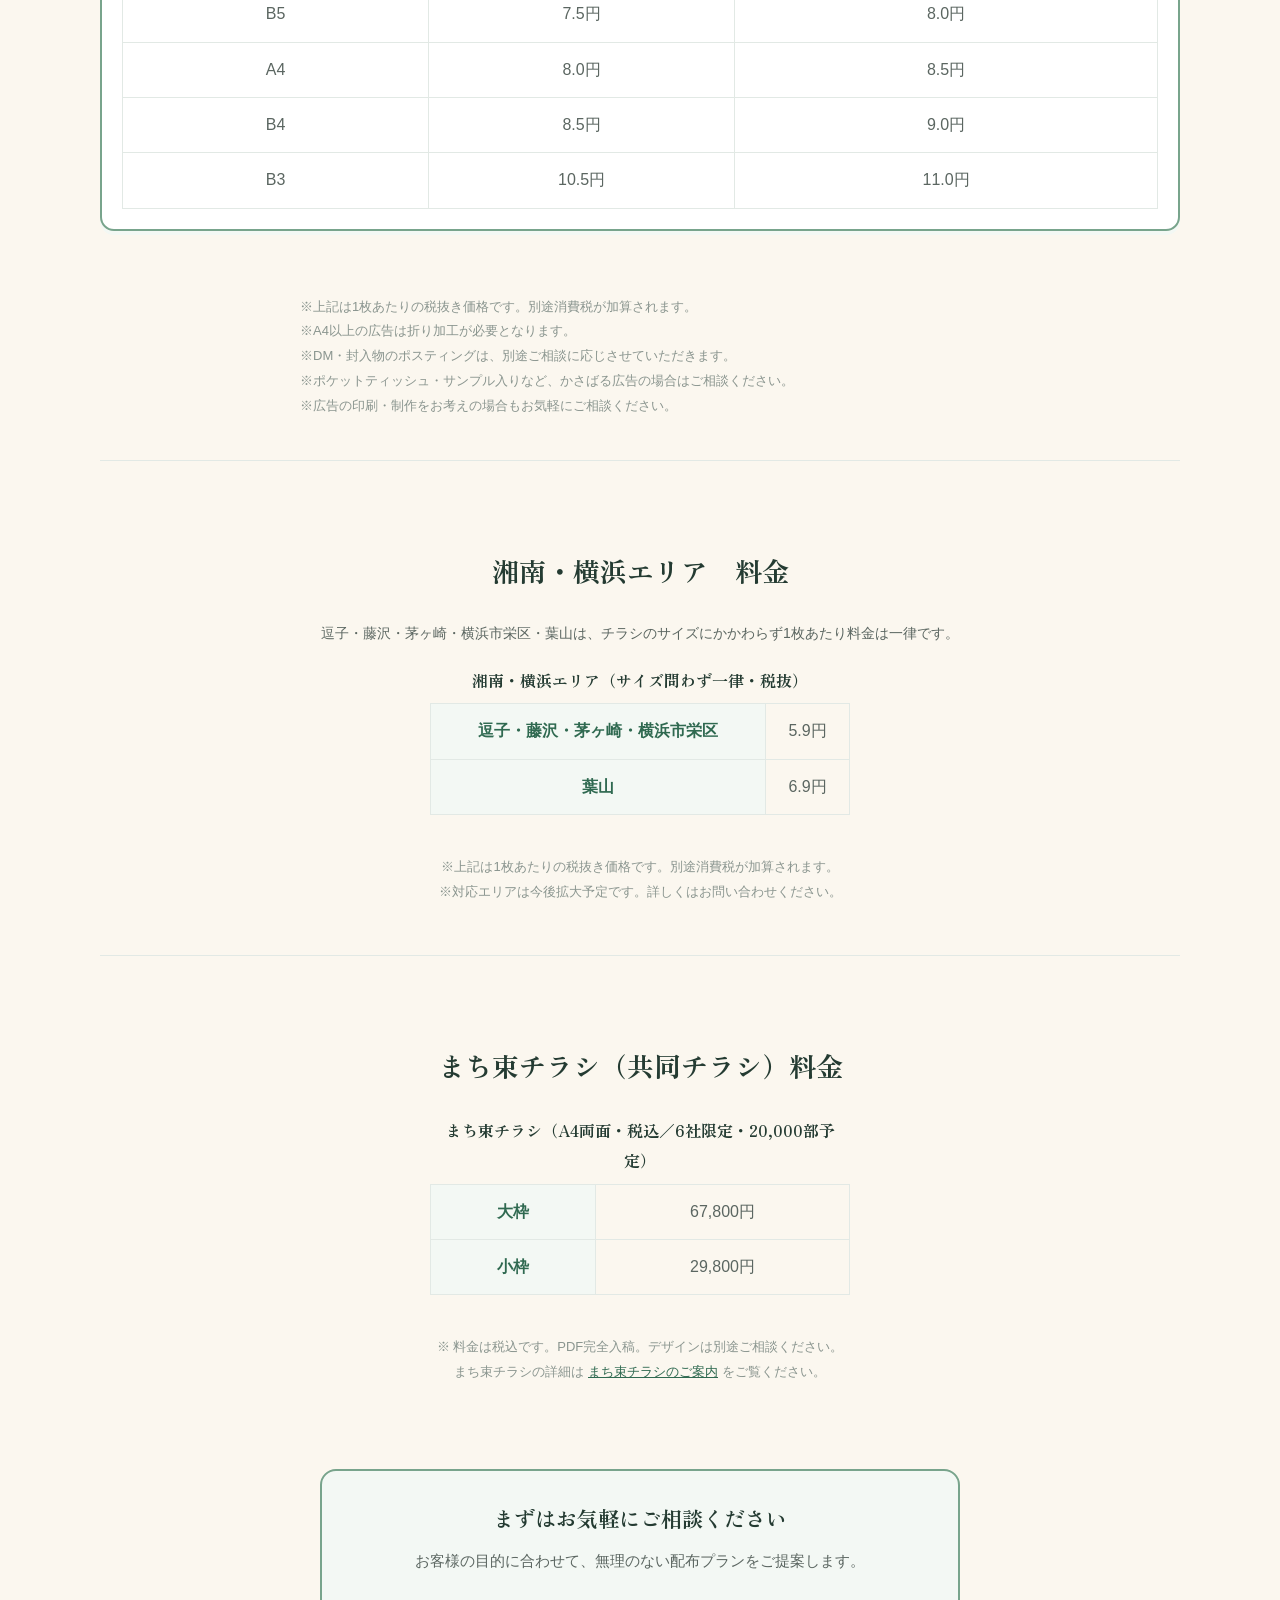
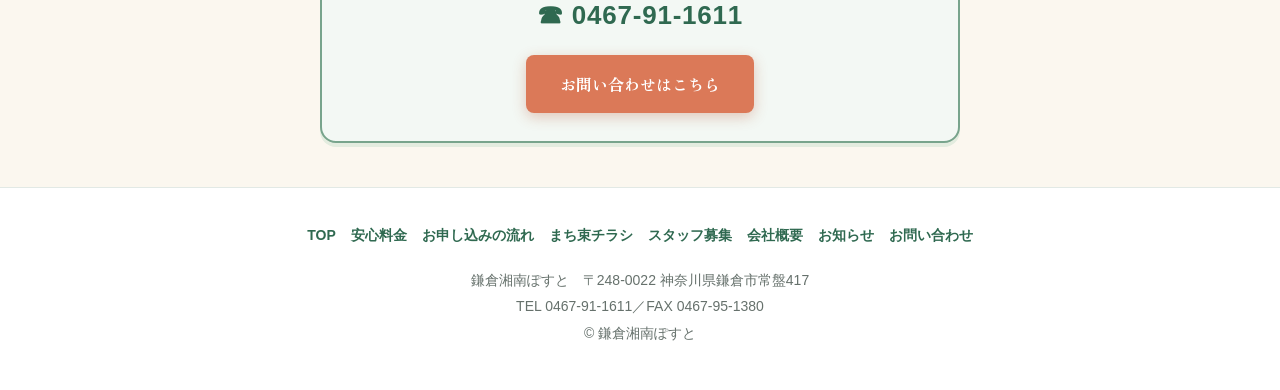
<file: price.html>
<!DOCTYPE html>
<html lang="ja">
<head>
<meta charset="UTF-8">
<meta name="viewport" content="width=device-width, initial-scale=1, viewport-fit=cover">
<meta name="format-detection" content="telephone=no, date=no, address=no, email=no">
<title>安心料金｜鎌倉湘南ぽすと</title>
<meta name="description" content="鎌倉湘南ぽすとのポスティング料金。湘南・横浜エリアの配布料金とチラシサイズ別の価格、まち束チラシ料金をご案内します。">
<link rel="canonical" href="https://kamakurapost.com/price.html">
<meta property="og:type" content="website">
<meta property="og:site_name" content="鎌倉湘南ぽすと">
<meta property="og:locale" content="ja_JP">
<meta property="og:title" content="安心料金｜鎌倉湘南ぽすと">
<meta property="og:description" content="鎌倉湘南ぽすとのポスティング料金。湘南・横浜エリアの配布料金とチラシサイズ別の価格、まち束チラシ料金をご案内します。">
<meta property="og:url" content="https://kamakurapost.com/price.html">
<meta property="og:image" content="https://kamakurapost.com/img/hero.jpg">
<meta property="og:image:width" content="1672">
<meta property="og:image:height" content="941">
<meta property="og:image:alt" content="夕暮れの鎌倉、坂道沿いの家のポストへ歩いてチラシを投函する配達スタッフ">
<meta name="twitter:card" content="summary_large_image">
<link rel="preconnect" href="https://fonts.googleapis.com">
<link rel="preconnect" href="https://fonts.gstatic.com" crossorigin>
<link href="https://fonts.googleapis.com/css2?family=Zen+Old+Mincho:wght@700;900&display=swap" rel="stylesheet">
<link rel="stylesheet" href="css/style.css?v=20261124a">
</head>
<body class="has-contact-bar">
<header class="site-header">
  <div class="inner">
    <a class="brand" href="index.html">
      <img class="brand-logo" src="img/logo.png" alt="鎌倉湘南ぽすと">
      <span class="brand-tag">湘南・横浜エリアのポスティング</span>
    </a>
    <button class="nav-toggle" aria-label="メニュー">≡</button>
    <nav class="nav" id="nav">
      <a href="index.html">TOP</a>
      <a href="price.html" class="is-current">安心料金</a>
      <a href="flow.html">お申し込みの流れ</a>
      <a href="machitaba.html">まち束チラシ</a>
      <a href="recruit.html">スタッフ募集</a>
      <a href="company.html">会社概要</a>
      <a href="news.html">お知らせ</a>
      <a href="contact.html">お問い合わせ</a>
    </nav>
  </div>
</header>

<main class="container">
  <div class="page-head">
    <p class="eyebrow">PRICE</p>
    <h1>安心料金</h1>
  </div>

  <section>
    <p class="lead">
      チラシのサイズ・配布エリア・部数に応じた、<br class="br-sm">わかりやすい料金でご案内します。<br>
      鎌倉市内は地区別の料金制で、<br class="br-sm">料金は1枚あたり・税抜きです。
    </p>

    <h2>鎌倉市内　地区別料金</h2>

    <!-- 料金表：2026-07-10改定（A/B/C 3地区制）・2026-07-11お父さん承認済み。変更時は必ずお父さん確認→wiki変更ログに記録 -->
    <div class="area-block">
      <div class="area-head">
        <h3>A地区</h3>
        <p class="areas"><strong>該当エリア：</strong><span class="a">玉縄</span>・<span class="a">関谷</span>・<span class="a">城廻</span>・<span class="a">今泉</span>・<span class="a">今泉台</span>・<span class="a">七里ヶ浜</span>・<span class="a">手広</span>・<span class="a">西鎌倉</span>・<span class="a">寺分</span>・<span class="a">梶原</span>・<span class="a">植木</span>・<span class="a">岩瀬</span>・<span class="a">台</span>・<span class="a">山崎</span>・<span class="a">腰越</span>・<span class="a">稲村ヶ崎</span>・<span class="a">常盤</span>・<span class="a">由比ヶ浜</span>・<span class="a">大町</span>・<span class="a">小町</span>・<span class="a">材木座</span>・<span class="a">雪ノ下</span>・<span class="a">西御門</span>・<span class="a">岡本</span>・<span class="a">上町屋</span>・<span class="a">小袋谷</span></p>
      </div>
      <div class="area-body">
        <table class="price-table">
          <thead><tr><th>サイズ</th><th>普通紙</th><th>110kg以上</th></tr></thead>
          <tbody>
            <tr><td>B5</td><td>5.5円</td><td>6.0円</td></tr>
            <tr><td>A4</td><td>5.9円</td><td>6.4円</td></tr>
            <tr><td>B4</td><td>6.5円</td><td>7.0円</td></tr>
            <tr><td>B3</td><td>7.9円</td><td>8.4円</td></tr>
          </tbody>
        </table>
      </div>
    </div>

    <div class="area-block">
      <div class="area-head">
        <h3>B地区</h3>
        <p class="areas"><strong>該当エリア：</strong><span class="a">大船</span>・<span class="a">津西</span>・<span class="a">笛田</span>・<span class="a">極楽寺</span>・<span class="a">坂ノ下</span>・<span class="a">長谷</span>・<span class="a">佐助</span>・<span class="a">笹目</span>・<span class="a">御成</span>・<span class="a">扇ガ谷</span>・<span class="a">浄明寺</span></p>
      </div>
      <div class="area-body">
        <table class="price-table">
          <thead><tr><th>サイズ</th><th>普通紙</th><th>110kg以上</th></tr></thead>
          <tbody>
            <tr><td>B5</td><td>6.5円</td><td>7.0円</td></tr>
            <tr><td>A4</td><td>6.8円</td><td>7.3円</td></tr>
            <tr><td>B4</td><td>7.3円</td><td>7.8円</td></tr>
            <tr><td>B3</td><td>8.3円</td><td>8.8円</td></tr>
          </tbody>
        </table>
      </div>
    </div>

    <div class="area-block">
      <div class="area-head">
        <h3>C地区</h3>
        <p class="areas"><strong>該当エリア：</strong><span class="a">山ノ内</span>・<span class="a">十二所</span>・<span class="a">二階堂</span>・<span class="a">鎌倉山</span></p>
      </div>
      <div class="area-body">
        <table class="price-table">
          <thead><tr><th>サイズ</th><th>普通紙</th><th>110kg以上</th></tr></thead>
          <tbody>
            <tr><td>B5</td><td>7.5円</td><td>8.0円</td></tr>
            <tr><td>A4</td><td>8.0円</td><td>8.5円</td></tr>
            <tr><td>B4</td><td>8.5円</td><td>9.0円</td></tr>
            <tr><td>B3</td><td>10.5円</td><td>11.0円</td></tr>
          </tbody>
        </table>
      </div>
    </div>

    <p style="font-size:13px;color:#8a958f;max-width:680px;margin:8px auto 0;">
      ※上記は1枚あたりの税抜き価格です。別途消費税が加算されます。<br>
      ※A4以上の広告は折り加工が必要となります。<br>
      ※DM・封入物のポスティングは、別途ご相談に応じさせていただきます。<br>
      ※ポケットティッシュ・サンプル入りなど、かさばる広告の場合はご相談ください。<br>
      ※広告の印刷・制作をお考えの場合もお気軽にご相談ください。
    </p>
  </section>

  <section style="border-top: 1px solid var(--border); padding-top: 48px;">
    <h2>湘南・横浜エリア　料金</h2>
    <p class="lead" style="font-size:14px;">
      逗子・藤沢・茅ヶ崎・横浜市栄区・葉山は、<br class="br-sm">チラシのサイズにかかわらず<br class="br-sm">1枚あたり料金は一律です。
    </p>
    <table class="price-table">
      <caption>湘南・横浜エリア（サイズ問わず一律・税抜）</caption>
      <tbody>
        <tr><th>逗子・藤沢・茅ヶ崎・横浜市栄区</th><td>5.9円</td></tr>
        <tr><th>葉山</th><td>6.9円</td></tr>
      </tbody>
    </table>
    <p style="font-size:13px;color:#8a958f;max-width:680px;margin:8px auto;text-align:center;">
      ※上記は1枚あたりの税抜き価格です。別途消費税が加算されます。<br>
      ※対応エリアは今後拡大予定です。詳しくはお問い合わせください。
    </p>
  </section>

  <section style="border-top: 1px solid var(--border); padding-top: 48px;">
    <h2>まち束チラシ<br class="br-sm">（共同チラシ）料金</h2>
    <table class="price-table">
      <caption>まち束チラシ（A4両面・税込／6社限定・20,000部予定）</caption>
      <tbody>
        <tr><th>大枠</th><td>67,800円</td></tr>
        <tr><th>小枠</th><td>29,800円</td></tr>
      </tbody>
    </table>
    <p style="font-size:13px;color:#8a958f;max-width:680px;margin:8px auto;text-align:center;">
      ※ 料金は税込です。PDF完全入稿。デザインは別途ご相談ください。<br>
      まち束チラシの詳細は <a href="machitaba.html">まち束チラシのご案内</a> をご覧ください。
    </p>
  </section>

  <div class="cta">
    <h2>まずはお気軽に<br class="br-sm">ご相談ください</h2>
    <p>お客様の目的に合わせて、無理のない配布プランをご提案します。</p>
    <a class="tel" href="tel:0467911611">☎ 0467-91-1611</a>
    <a class="btn" href="contact.html">お問い合わせはこちら</a>
  </div>
</main>

<footer class="site-footer">
  <div class="container">
    <nav class="nav">
      <a href="index.html">TOP</a>
      <a href="price.html">安心料金</a>
      <a href="flow.html">お申し込みの流れ</a>
      <a href="machitaba.html">まち束チラシ</a>
      <a href="recruit.html">スタッフ募集</a>
      <a href="company.html">会社概要</a>
      <a href="news.html">お知らせ</a>
      <a href="contact.html">お問い合わせ</a>
    </nav>
    <p>鎌倉湘南ぽすと　〒248-0022 神奈川県鎌倉市常盤417<br>TEL 0467-91-1611／FAX 0467-95-1380<br>© 鎌倉湘南ぽすと</p>
  </div>
</footer>
<div class="contact-bar"><a class="cb-call" href="tel:0467911611">電話する</a><a class="cb-form" href="contact.html">フォームで問い合わせる</a></div>
<script src="js/nav.js"></script>
</body>
</html>
</file>
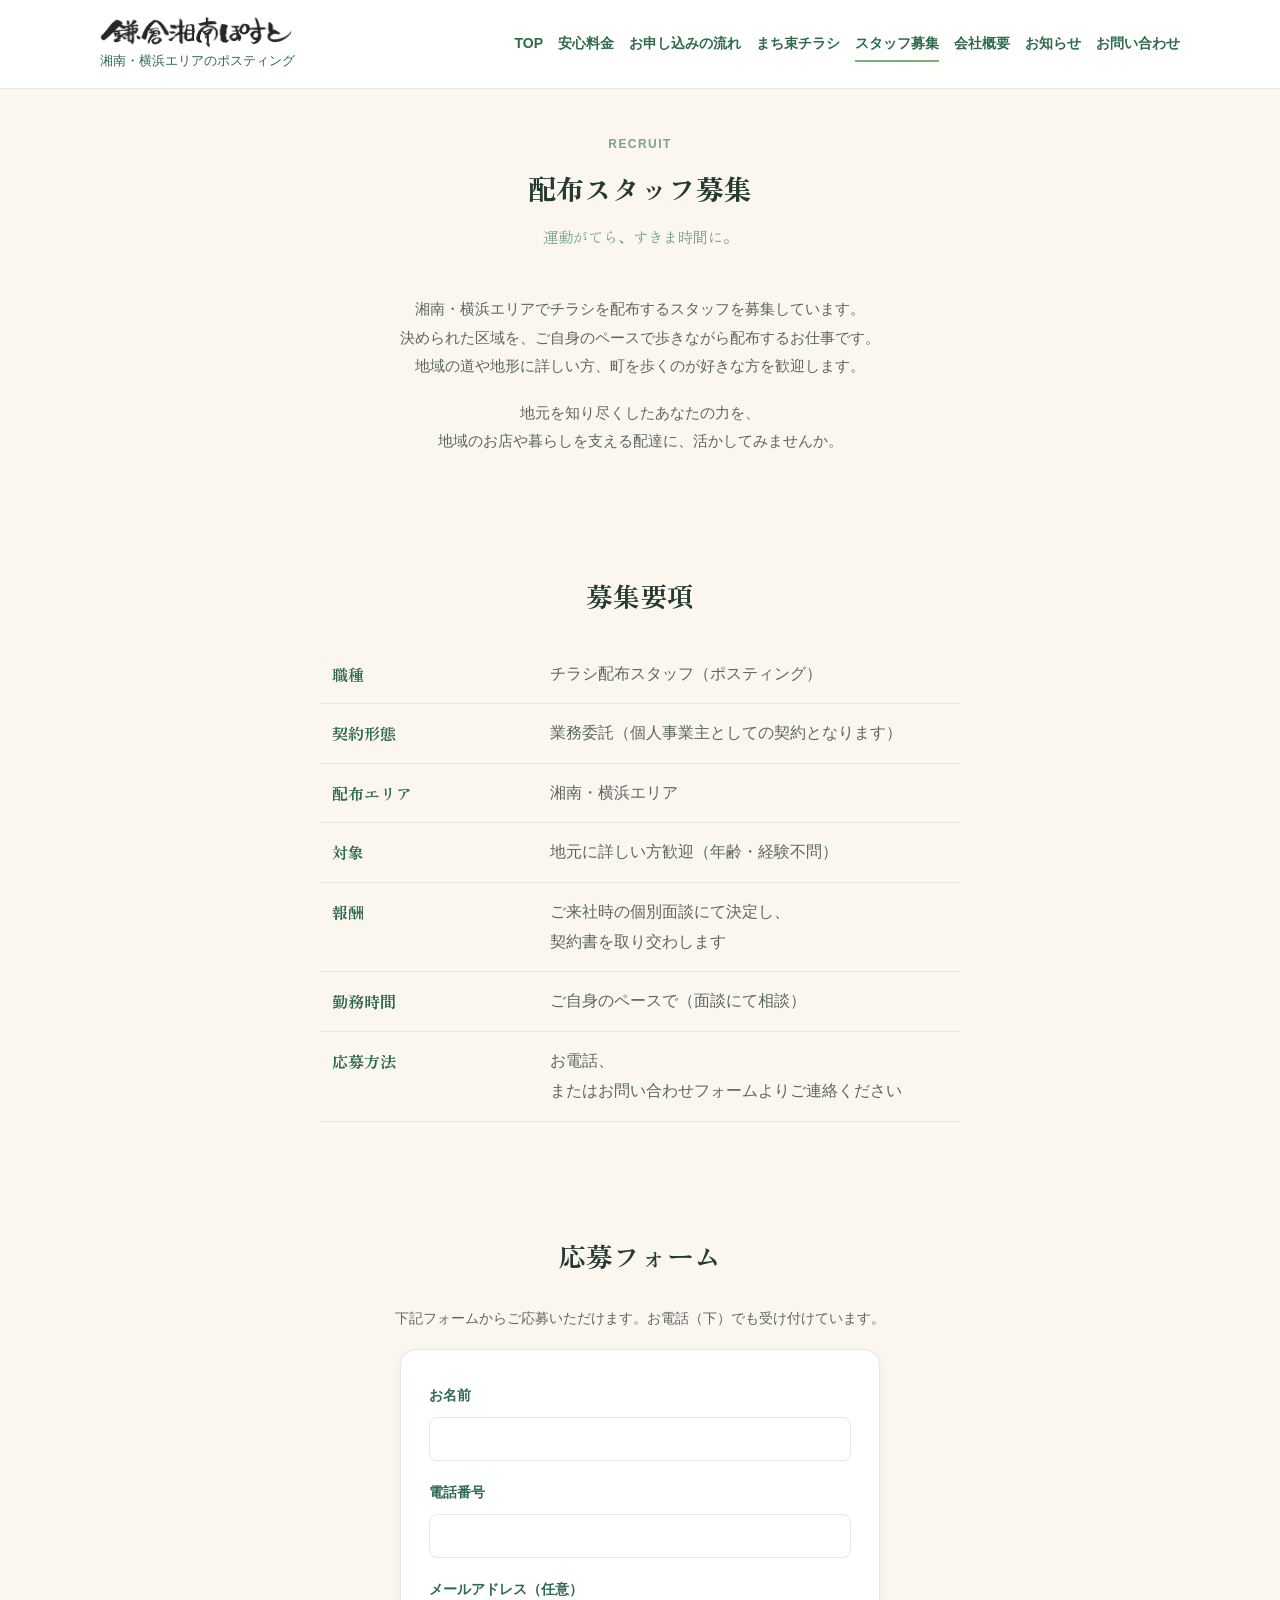
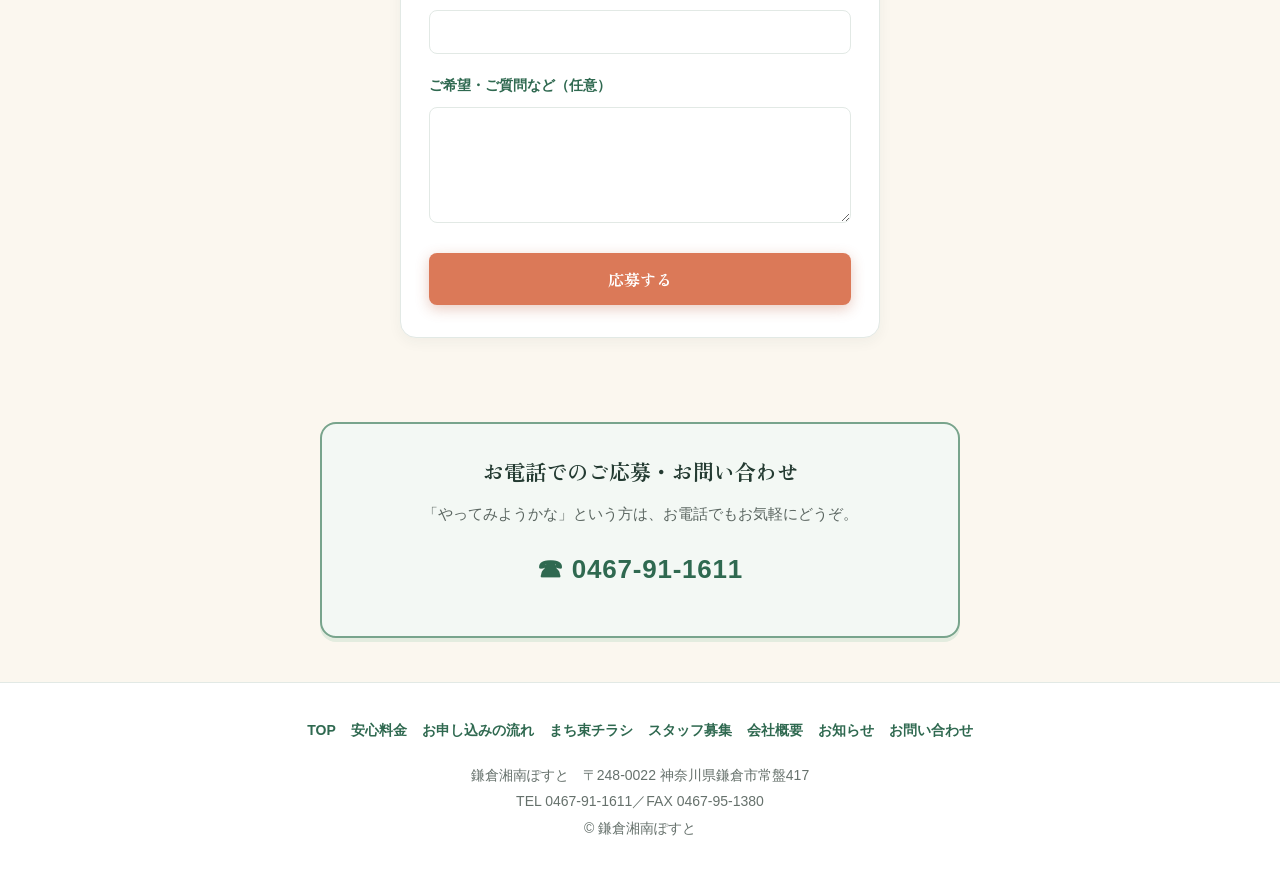
<file: recruit.html>
<!DOCTYPE html>
<html lang="ja">
<head>
<meta charset="UTF-8">
<meta name="viewport" content="width=device-width, initial-scale=1, viewport-fit=cover">
<meta name="format-detection" content="telephone=no, date=no, address=no, email=no">
<title>配布スタッフ募集｜鎌倉湘南ぽすと</title>
<meta name="description" content="鎌倉湘南ぽすとでは、湘南・横浜エリアのチラシ配布スタッフを募集しています。ご自身のペースで、地元を歩きながら働けます。地元に詳しい方歓迎。">
<link rel="canonical" href="https://kamakurapost.com/recruit.html">
<meta property="og:type" content="website">
<meta property="og:site_name" content="鎌倉湘南ぽすと">
<meta property="og:locale" content="ja_JP">
<meta property="og:title" content="配布スタッフ募集｜鎌倉湘南ぽすと">
<meta property="og:description" content="鎌倉湘南ぽすとでは、湘南・横浜エリアのチラシ配布スタッフを募集しています。ご自身のペースで、地元を歩きながら働けます。地元に詳しい方歓迎。">
<meta property="og:url" content="https://kamakurapost.com/recruit.html">
<meta property="og:image" content="https://kamakurapost.com/img/hero.jpg">
<meta property="og:image:width" content="1672">
<meta property="og:image:height" content="941">
<meta property="og:image:alt" content="夕暮れの鎌倉、坂道沿いの家のポストへ歩いてチラシを投函する配達スタッフ">
<meta name="twitter:card" content="summary_large_image">
<link rel="preconnect" href="https://fonts.googleapis.com">
<link rel="preconnect" href="https://fonts.gstatic.com" crossorigin>
<link href="https://fonts.googleapis.com/css2?family=Zen+Old+Mincho:wght@700;900&display=swap" rel="stylesheet">
<link rel="stylesheet" href="css/style.css?v=20261124a">
</head>
<body>
<header class="site-header">
  <div class="inner">
    <a class="brand" href="index.html">
      <img class="brand-logo" src="img/logo.png" alt="鎌倉湘南ぽすと">
      <span class="brand-tag">湘南・横浜エリアのポスティング</span>
    </a>
    <button class="nav-toggle" aria-label="メニュー">≡</button>
    <nav class="nav" id="nav">
      <a href="index.html">TOP</a>
      <a href="price.html">安心料金</a>
      <a href="flow.html">お申し込みの流れ</a>
      <a href="machitaba.html">まち束チラシ</a>
      <a href="recruit.html" class="is-current">スタッフ募集</a>
      <a href="company.html">会社概要</a>
      <a href="news.html">お知らせ</a>
      <a href="contact.html">お問い合わせ</a>
    </nav>
  </div>
</header>

<main class="container">
  <div class="page-head">
    <p class="eyebrow">RECRUIT</p>
    <h1>配布スタッフ募集</h1>
    <p class="lead serif" style="font-size:15px; color:var(--green-soft); margin-top:8px;">運動がてら、すきま時間に。</p>
  </div>

  <section>
    <p class="lead">湘南・横浜エリアでチラシを配布する<br class="br-sm">スタッフを募集しています。<br>決められた区域を、ご自身のペースで<br class="br-sm">歩きながら配布するお仕事です。<br>地域の道や地形に詳しい方、町を歩くのが好きな方を歓迎します。</p>

    <p class="lead" style="margin-top:16px;">地元を知り尽くしたあなたの力を、<br>地域のお店や暮らしを支える配達に、活かしてみませんか。</p>
  </section>

  <section>
    <h2>募集要項</h2>
    <table class="info-table">
      <tbody>
        <tr><th>職種</th><td>チラシ配布スタッフ（ポスティング）</td></tr>
        <tr><th>契約形態</th><td>業務委託（個人事業主としての契約となります）</td></tr>
        <tr><th>配布エリア</th><td>湘南・横浜エリア</td></tr>
        <tr><th>対象</th><td>地元に詳しい方歓迎（年齢・経験不問）</td></tr>
        <tr><th>報酬</th><td>ご来社時の個別面談にて決定し、契約書を取り交わします</td></tr>
        <tr><th>勤務時間</th><td>ご自身のペースで（面談にて相談）</td></tr>
        <tr><th>応募方法</th><td>お電話、または<br class="br-sm">お問い合わせフォームより<br class="br-sm">ご連絡ください</td></tr>
      </tbody>
    </table>
  </section>

  <section>
    <h2>応募フォーム</h2>
    <p class="lead" style="font-size:14px;">下記フォームからご応募いただけます。お電話（下）でも受け付けています。</p>
    <form class="form" action="https://formspree.io/f/mbdvbpak" method="POST">
      <input type="hidden" name="_subject" value="【鎌倉湘南ぽすと】配布スタッフ応募">
      <label>お名前
        <input type="text" name="name" required>
      </label>
      <label>電話番号
        <input type="tel" name="tel" required>
      </label>
      <label>メールアドレス（任意）
        <input type="email" name="email">
      </label>
      <label>ご希望・ご質問など（任意）
        <textarea name="message" rows="5"></textarea>
      </label>
      <button class="btn" type="submit">応募する</button>
    </form>
  </section>

  <div class="cta">
    <h2>お電話でのご応募・<br class="br-sm">お問い合わせ</h2>
    <p>「やってみようかな」という方は、お電話でもお気軽にどうぞ。</p>
    <a class="tel" href="tel:0467911611">☎ 0467-91-1611</a>
  </div>
</main>

<footer class="site-footer">
  <div class="container">
    <nav class="nav">
      <a href="index.html">TOP</a>
      <a href="price.html">安心料金</a>
      <a href="flow.html">お申し込みの流れ</a>
      <a href="machitaba.html">まち束チラシ</a>
      <a href="recruit.html">スタッフ募集</a>
      <a href="company.html">会社概要</a>
      <a href="news.html">お知らせ</a>
      <a href="contact.html">お問い合わせ</a>
    </nav>
    <p>鎌倉湘南ぽすと　〒248-0022 神奈川県鎌倉市常盤417<br>TEL 0467-91-1611／FAX 0467-95-1380<br>© 鎌倉湘南ぽすと</p>
  </div>
</footer>
<script src="js/nav.js"></script>
<script src="js/form.js"></script>
</body>
</html>
</file>
<file: css/style.css>
/* 鎌倉湘南ぽすと 共通スタイル（和モダン・写真主役） */
:root {
  --green-dark: #243b32;
  --green: #76b079;
  --green-soft: #78a48c;
  --green-deep: #2f6950;
  --green-bg: #f3f8f4;
  --cream: #fbf7ef;
  --coral: #db7958;
  --coral-hover: #c96848;
  --vermilion: #d23b29;
  --gold: #c89a3a;
  --gold-muted: #d9c07a;
  --gold-muted-bg: #ecdcae;
  --terracotta: #a85631;
  --terracotta-deep: #874527;
  --terracotta-bg: #f3ddd0;
  --text: #5b6661;
  --text-sub: #66716c; /* 補足の文字。白地で読める濃さ（旧 #8a958f は薄すぎた） */
  --border: #e2e9e5;
  --serif: "Zen Old Mincho", "Hiragino Mincho ProN", serif;
  --sans: "Hiragino Kaku Gothic ProN", "Yu Gothic", Meiryo, sans-serif;
}
* { box-sizing: border-box; }
html { scroll-behavior: smooth; overflow-x: hidden; }
body {
  margin: 0; overflow-x: hidden; color: var(--text); background: var(--cream);
  font-family: var(--sans); font-size: 17px; line-height: 1.9;
  -webkit-text-size-adjust: 100%;
  line-break: strict; word-break: normal;
}
h1, h2, h3, p, .lead, .areas, .brand-tag, .nav a, td, th, li, blockquote, cite, .banner-more { word-break: keep-all; overflow-wrap: break-word; }
.tel, a[href^="mailto"] { overflow-wrap: anywhere; }
a { color: var(--green-deep); }
img { max-width: 100%; height: auto; display: block; }
.container { width: 100%; max-width: 1120px; margin: 0 auto; padding: 0 20px; }
.serif { font-family: var(--serif); }

/* ヘッダー */
.site-header { position: sticky; top: 0; z-index: 50; background: rgba(255,255,255,.95); border-bottom: 1px solid var(--border); backdrop-filter: saturate(180%) blur(6px); }
.site-header .inner { display: flex; align-items: center; justify-content: space-between; padding: 14px 20px; max-width: 1120px; margin: 0 auto; }
.brand { display: flex; flex-direction: column; text-decoration: none; color: var(--green-dark); flex-shrink: 0; }
.brand-logo { height: 36px; width: auto; display: block; }
.brand-tag { font-size: 12.5px; color: var(--green-deep); white-space: nowrap; }
.nav { display: flex; flex-wrap: wrap; gap: 4px 15px; }
.nav a { color: var(--green-deep); font-size: 14px; font-weight: 700; text-decoration: none; padding: 4px 0; white-space: nowrap; }
.nav a:hover { color: var(--coral); }
.nav a.is-current { border-bottom: 2px solid var(--green); }
.nav-toggle { display: none; background: none; border: 0; font-size: 26px; color: var(--green-dark); cursor: pointer; }

/* ヒーロー */
.hero { position: relative; overflow: hidden; height: clamp(320px, 62vh, 560px); }
.hero .hero-art { width: 100%; height: 100%; object-fit: cover; object-position: center 30%; display: block; }
.hero-overlay { position: absolute; inset: 0; background: linear-gradient(180deg, rgba(20,30,25,0) 40%, rgba(20,30,25,.5)); }
.hero-copy { position: absolute; left: 0; right: 0; bottom: 0; padding: 22px 24px; max-width: 1120px; margin: 0 auto; }
.hero-copy h1 { font-family: var(--serif); color: #fff; font-size: 34px; font-weight: 900; line-height: 1.3; letter-spacing: .02em; margin: 0; text-shadow: 0 2px 14px rgba(0,0,0,.55); }
.hero-copy p { color: #fff; font-size: 15px; margin: 10px 0 0; text-shadow: 0 1px 8px rgba(0,0,0,.65); }
.hero-seal { position: absolute; top: 16px; right: 20px; width: 92px; height: 92px; border-radius: 50%; background: var(--vermilion); color: #fff; display: flex; flex-direction: column; align-items: center; justify-content: center; line-height: 1.05; box-shadow: 0 3px 12px rgba(0,0,0,.28); border: 2px solid var(--gold); }
.hero-seal .num { font-family: var(--serif); font-size: 28px; font-weight: 900; }
.hero-seal span { font-size: 12px; }

/* 青海波の帯 */
.wave-band { display: block; width: 100%; height: 22px; }

/* ページ見出し（下層ページ） */
.page-head { text-align: center; padding: 44px 0 8px; }
.page-head .eyebrow { color: var(--green-soft); font-size: 12px; font-weight: 700; letter-spacing: .12em; margin: 0 0 6px; }
.page-head h1 { font-family: var(--serif); color: var(--green-dark); font-size: 28px; font-weight: 900; margin: 0; }

/* セクション */
main section { padding: 18px 0 42px; }
main section h2 { font-family: var(--serif); color: var(--green-dark); font-size: 27px; font-weight: 700; text-align: center; margin: 36px 0 24px; }
main section h3 { font-family: var(--serif); color: var(--green-deep); font-size: 19px; font-weight: 700; margin: 40px 0 12px; }
.lead { text-align: center; max-width: 680px; margin: 0 auto 18px; font-size: 15px; }
main section p { margin: 0 0 18px; font-size: 15px; }

/* 特徴カード */
.features { display: grid; grid-template-columns: repeat(3, 1fr); gap: 12px; margin: 8px 0; }
.feature { min-width: 0; text-align: center; background: #fff; border: 2px solid var(--green-soft); border-radius: 14px; padding: 22px 14px; box-shadow: 0 4px 0 var(--green-bg); }
.feature:nth-child(2) { border-color: var(--terracotta); box-shadow: 0 4px 0 var(--terracotta-bg); }
.feature:nth-child(3) { border-color: var(--gold-muted); box-shadow: 0 4px 0 var(--gold-muted-bg); }
.feature .ico-badge { width: 44px; height: 44px; border-radius: 50%; margin: 0 auto 10px; display: flex; align-items: center; justify-content: center; background: var(--green-deep); }
.feature:nth-child(2) .ico-badge { background: var(--terracotta); }
.feature:nth-child(3) .ico-badge { background: #9c7a2c; }
.feature .ico-badge svg { width: 20px; height: 20px; }
.feature h3 { font-family: var(--serif); color: var(--green-dark); font-size: 17px; font-weight: 900; margin: 0 0 6px; }
.feature p { font-size: 15.5px; line-height: 1.75; margin: 0; color: var(--text); word-break: normal; }
.feature p .br-sm { display: none; }

/* セクション区切り（波モチーフ） */
.divider { display: flex; align-items: center; gap: 10px; margin: 44px 0 30px; }
.divider .line { flex: 1; height: 2px; background: repeating-linear-gradient(90deg, var(--green-soft), var(--green-soft) 6px, transparent 6px, transparent 12px); }
.divider svg { flex-shrink: 0; }

/* バナー（まち束チラシ・募集など） */
.banners { display: grid; grid-template-columns: repeat(2, minmax(0, 260px)); gap: 40px; margin: 12px auto; justify-content: center; }
.banner { min-width: 0; display: flex; flex-direction: column; text-decoration: none; padding: 22px 20px; border-radius: 14px; border: 2px solid var(--green-deep); background: var(--green-deep); text-align: left; color: #fff; position: relative; overflow: hidden; aspect-ratio: 1 / 0.95; }
.banner::before { content: ""; position: absolute; top: -18px; right: -18px; width: 76px; height: 76px; border-radius: 50%; background: rgba(255,255,255,.06); }
.banner .banner-ico { width: 38px; height: 38px; border-radius: 9px; background: #fff; display: flex; align-items: center; justify-content: center; margin-bottom: 12px; }
.banner .banner-ico svg { width: 18px; height: 18px; }
.banner h3 { font-family: var(--serif); font-size: 16px; font-weight: 900; margin: 0 0 6px; color: #fff; }
.banner p { margin: 0; font-size: 14.5px; line-height: 1.7; color: #fff; word-break: normal; }
.banner .banner-more { margin-top: auto; padding-top: 12px; font-size: 14px; font-weight: 700; color: var(--gold-muted); }
.banner.terracotta { border-color: var(--terracotta-deep); background: var(--terracotta); }
.banner.terracotta .banner-ico svg { stroke: var(--terracotta); }
.banner:not(.terracotta) .banner-ico svg { stroke: var(--green-deep); }

@media (max-width: 560px) {
  .banners { grid-template-columns: 1fr; }
  .banner { aspect-ratio: auto; }
  .hero { height: clamp(320px, 130vw, 480px); }
  .hero .hero-art { object-position: 74% 38%; }
  .hero-seal { width: 72px; height: 72px; }
  .hero-seal .num { font-size: 22px; }
  .hero-seal span { font-size: 10px; }
  .voice { flex-direction: column; text-align: center; gap: 16px; padding: 24px 20px; }
  .voice cite { text-align: center; }
}

/* 代表のひとこと */
.voice { display: flex; align-items: center; gap: 28px; max-width: 520px; margin: 18px auto; padding: 26px 30px; border: 2px solid var(--gold-muted); border-radius: 16px; background: #fff; box-shadow: 0 4px 0 var(--gold-muted-bg); }
.voice > div:last-child { min-width: 0; flex: 1; }
.voice .avatar { width: 96px; height: 96px; border-radius: 50%; background: var(--green-deep); color: #fff; font-size: 12px; font-weight: 700; display: flex; align-items: center; justify-content: center; flex-shrink: 0; overflow: hidden; border: 2px solid var(--gold-muted); }
.voice .avatar img { width: 100%; height: 100%; object-fit: cover; object-position: center 15%; }
.voice blockquote { margin: 0; font-family: var(--serif); font-size: 16px; line-height: 1.85; color: var(--green-dark); text-align: center; }
.voice cite { display: block; font-style: normal; font-size: 14px; color: var(--text-sub); margin-top: 8px; text-align: right; }

/* 料金テーブル */
/* 地区カード（料金） */
.area-block { border: 2px solid var(--green-soft); border-radius: 14px; overflow: hidden; margin: 0 0 64px; background: #fff; box-shadow: 0 4px 0 var(--green-bg); }
.area-block:last-child { margin-bottom: 0; }
.area-block .area-head { background: var(--green-bg); padding: 18px 20px; border-bottom: 1px solid var(--border); }
.area-block .area-head h3 { margin: 0 0 8px; padding: 0; border: 0; font-family: var(--serif); color: var(--green-dark); font-size: 21px; }
.area-block .areas { margin: 0; font-size: 14px; color: var(--text); line-height: 1.95; word-break: keep-all; overflow-wrap: break-word; }
.area-block .areas .a { white-space: nowrap; }
.area-block .area-body { padding: 8px 20px 20px; }
.area-block .area-body .price-table { margin: 0; }
.area-block .area-body .note { margin: 12px 0 0; font-size: 14.5px; color: var(--text-sub); }

/* 注意書きボックス */
.note-box { max-width: 680px; margin: 0 auto; border: 2px solid var(--gold-muted); border-radius: 14px; background: #fff; box-shadow: 0 4px 0 var(--gold-muted-bg); padding: 20px 24px; }
.note-box h2 { margin: 0 0 10px; font-family: var(--serif); color: var(--green-deep); font-size: 17px; text-align: center; }
.note-box p { margin: 0 0 12px; font-size: 14px; line-height: 1.9; text-align: center; }
.note-box p:last-child { margin-bottom: 0; }

.price-table { width: 100%; max-width: 420px; border-collapse: collapse; margin: 14px auto 40px; font-size: 16px; }
.area-block .area-body .price-table { max-width: none; }
.price-table caption { font-family: var(--serif); font-weight: 700; color: var(--green-dark); text-align: center; margin-bottom: 8px; }
.price-table th, .price-table td { border: 1px solid var(--border); padding: 12px 14px; text-align: center; }
.price-table th { background: var(--green-bg); color: var(--green-deep); }
.price-table td:last-child { white-space: nowrap; }

/* 流れステップ */
.steps { list-style: none; counter-reset: step; padding: 0; margin: 8px auto; max-width: 700px; }
.steps li { position: relative; border: 2px solid var(--border); border-radius: 14px; background: #fff; padding: 22px 24px 22px 68px; margin-bottom: 30px; box-shadow: 0 4px 0 var(--green-bg); }
.steps li::before { counter-increment: step; content: counter(step); position: absolute; left: 18px; top: 20px; width: 36px; height: 36px; display: flex; align-items: center; justify-content: center; border-radius: 50%; background: var(--green-deep); color: #fff; font-family: var(--serif); font-weight: 700; font-size: 17px; }
.steps li:not(:last-child)::after { content: ""; position: absolute; left: 35px; bottom: -22px; height: 22px; border-left: 2px dotted var(--green); opacity: .6; }
.steps li h3 { font-family: var(--serif); margin: 0 0 10px; color: var(--green-deep); font-size: 21px; }
.steps li p { margin: 0; font-size: 15px; line-height: 1.95; }

/* お知らせ */
.news-list { list-style: none; padding: 0; margin: 8px auto; max-width: 700px; }
.news-list li { display: flex; gap: 16px; border-bottom: 1px solid var(--border); padding: 16px 0; font-size: 16px; }
.news-list time { color: var(--green-deep); white-space: nowrap; font-weight: 700; flex-shrink: 0; }
.news-list li span { flex: 1; min-width: 0; word-break: keep-all; overflow-wrap: break-word; }

@media (max-width: 560px) {
  .news-list li { flex-direction: column; gap: 6px; }
}

/* 定義リスト（会社概要） */
.info-table { width: 100%; max-width: 640px; margin: 12px auto; border-collapse: collapse; table-layout: fixed; }
.info-table th, .info-table td { border-bottom: 1px solid var(--border); padding: 14px 12px; text-align: left; font-size: 16px; vertical-align: top; overflow-wrap: break-word; }
.info-table th { width: 34%; color: var(--green-deep); font-family: var(--serif); }
.info-table td { width: 66%; }
.info-table.center { max-width: 360px; }
.info-table.center th, .info-table.center td { text-align: center; }
.info-table.center th { width: 50%; }
.info-table.center td { width: 50%; }

/* フォーム */
.form { max-width: 480px; margin: 8px auto; background: #fff; border: 1px solid var(--border); border-radius: 16px; padding: 32px 28px; box-shadow: 0 4px 14px rgba(44,64,55,.05); }
.form label { display: block; margin-bottom: 18px; font-size: 14px; font-weight: 700; color: var(--green-deep); }
.form label:last-of-type { margin-bottom: 22px; }
.form input, .form textarea, .form select { width: 100%; margin-top: 8px; padding: 12px; border: 1px solid var(--border); border-radius: 8px; font-size: 16px; font-family: inherit; font-weight: 400; color: var(--text); background: #fff; }
.form select { appearance: auto; }
.form .checkbox-row { display: flex; align-items: flex-start; gap: 8px; font-size: 13px; font-weight: 400; color: var(--text); }
.form .checkbox-row input[type="checkbox"] { width: auto; margin-top: 3px; flex-shrink: 0; }
.form .btn { width: 100%; }

/* CTA */
.cta { margin: 34px auto 8px; max-width: 640px; padding: 28px 22px; border-radius: 16px; border: 2px solid var(--green-soft); background: var(--green-bg); box-shadow: 0 4px 0 #e3ecdf; text-align: center; }
.cta h2 { font-family: var(--serif); color: var(--green-dark); font-size: 21px; margin: 0 0 8px; }
.cta p { font-size: 15px; margin: 0 0 16px; }
.tel { display: block; color: var(--green-deep); font-size: 26px; font-weight: 700; letter-spacing: .03em; text-decoration: none; margin-bottom: 14px; }
.btn { display: inline-block; padding: 14px 34px; border: 0; cursor: pointer; border-radius: 8px; color: #fff; background: var(--coral); box-shadow: 0 4px 14px rgba(182,84,51,.3); font-family: var(--serif); font-size: 16px; font-weight: 700; text-decoration: none; }
.btn:hover, .btn:focus { background: var(--coral-hover); }

/* フッター */
.site-footer { border-top: 1px solid var(--border); margin-top: 44px; padding: 30px 0; text-align: center; font-size: 14px; color: var(--text-sub); background: #fff; }
.site-footer .nav { justify-content: center; margin-bottom: 14px; }

/* スマホでだけ改行させる */
.br-sm { display: none; }
@media (max-width: 480px) {
  .br-sm { display: inline; }
}

/* スマホでは番号バッジを上に出して、本文の横幅を確保する */
@media (max-width: 560px) {
  .steps li { padding: 62px 20px 20px 20px; }
  .steps li::before { left: 20px; top: 18px; }
  .steps li:not(:last-child)::after { left: 37px; }
}

/* レスポンシブ */
@media (max-width: 900px) {
  body { font-size: 16px; }
  .features { grid-template-columns: 1fr; }
  .hero-copy h1 { font-size: 26px; }
  .page-head h1 { font-size: 23px; }
  .brand-logo { height: 28px; }
  .brand-tag { font-size: 10.5px; }
  .nav-toggle { display: block; }
  /* ハンバーガー化はヘッダーのメニューだけ。フッターのリンク集は常時テキスト表示 */
  .site-header .nav { display: none; position: absolute; top: 100%; left: 0; right: 0; flex-direction: column; gap: 0; background: #fff; border-bottom: 1px solid var(--border); padding: 8px 20px 16px; }
  .site-header .nav.open { display: flex; }
  .site-header .nav a { padding: 12px 0; border-bottom: 1px solid var(--border); }
  .site-footer .nav { gap: 2px 18px; padding: 0 12px; }
  .site-footer .nav a { padding: 6px 2px; }
}

/* スマホだけ：画面の下に「電話する／フォームで問い合わせる」をいつも出す（2026-11-24）
   contact.html と recruit.html には置かない（そのページ自体がフォームなので） */
.contact-bar { display: none; }
@media (max-width: 700px) {
  body.has-contact-bar { padding-bottom: 68px; }
  .contact-bar { display: grid; grid-template-columns: 1fr 1fr; gap: 8px; position: fixed; left: 0; right: 0; bottom: 0; z-index: 60; background: var(--green-dark); padding: 8px; padding-bottom: max(8px, env(safe-area-inset-bottom)); }
  .contact-bar a { display: flex; align-items: center; justify-content: center; min-height: 48px; border-radius: 8px; font-weight: 700; font-size: 15.5px; text-decoration: none; -webkit-tap-highlight-color: transparent; }
  .contact-bar .cb-call { background: var(--cream); color: var(--green-dark); }
  .contact-bar .cb-form { background: var(--terracotta); color: #fff; }
}
</file>
